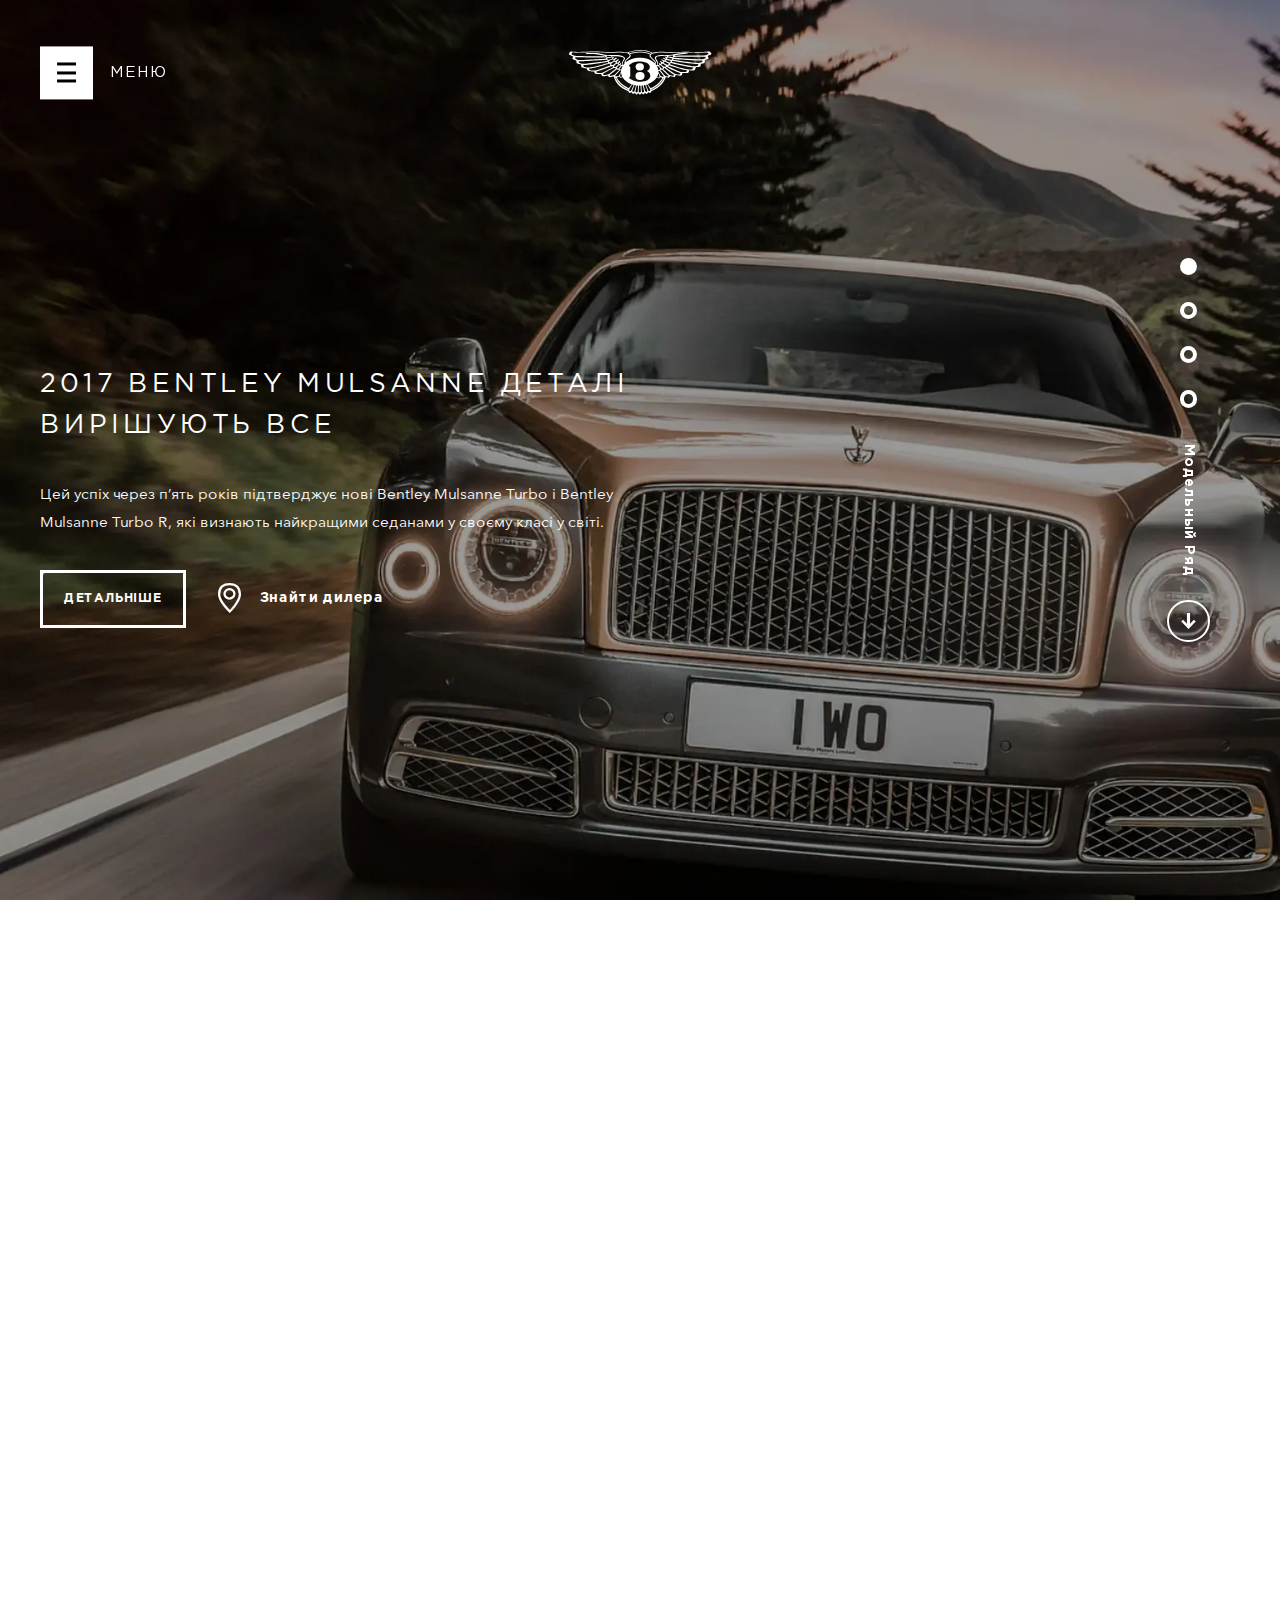
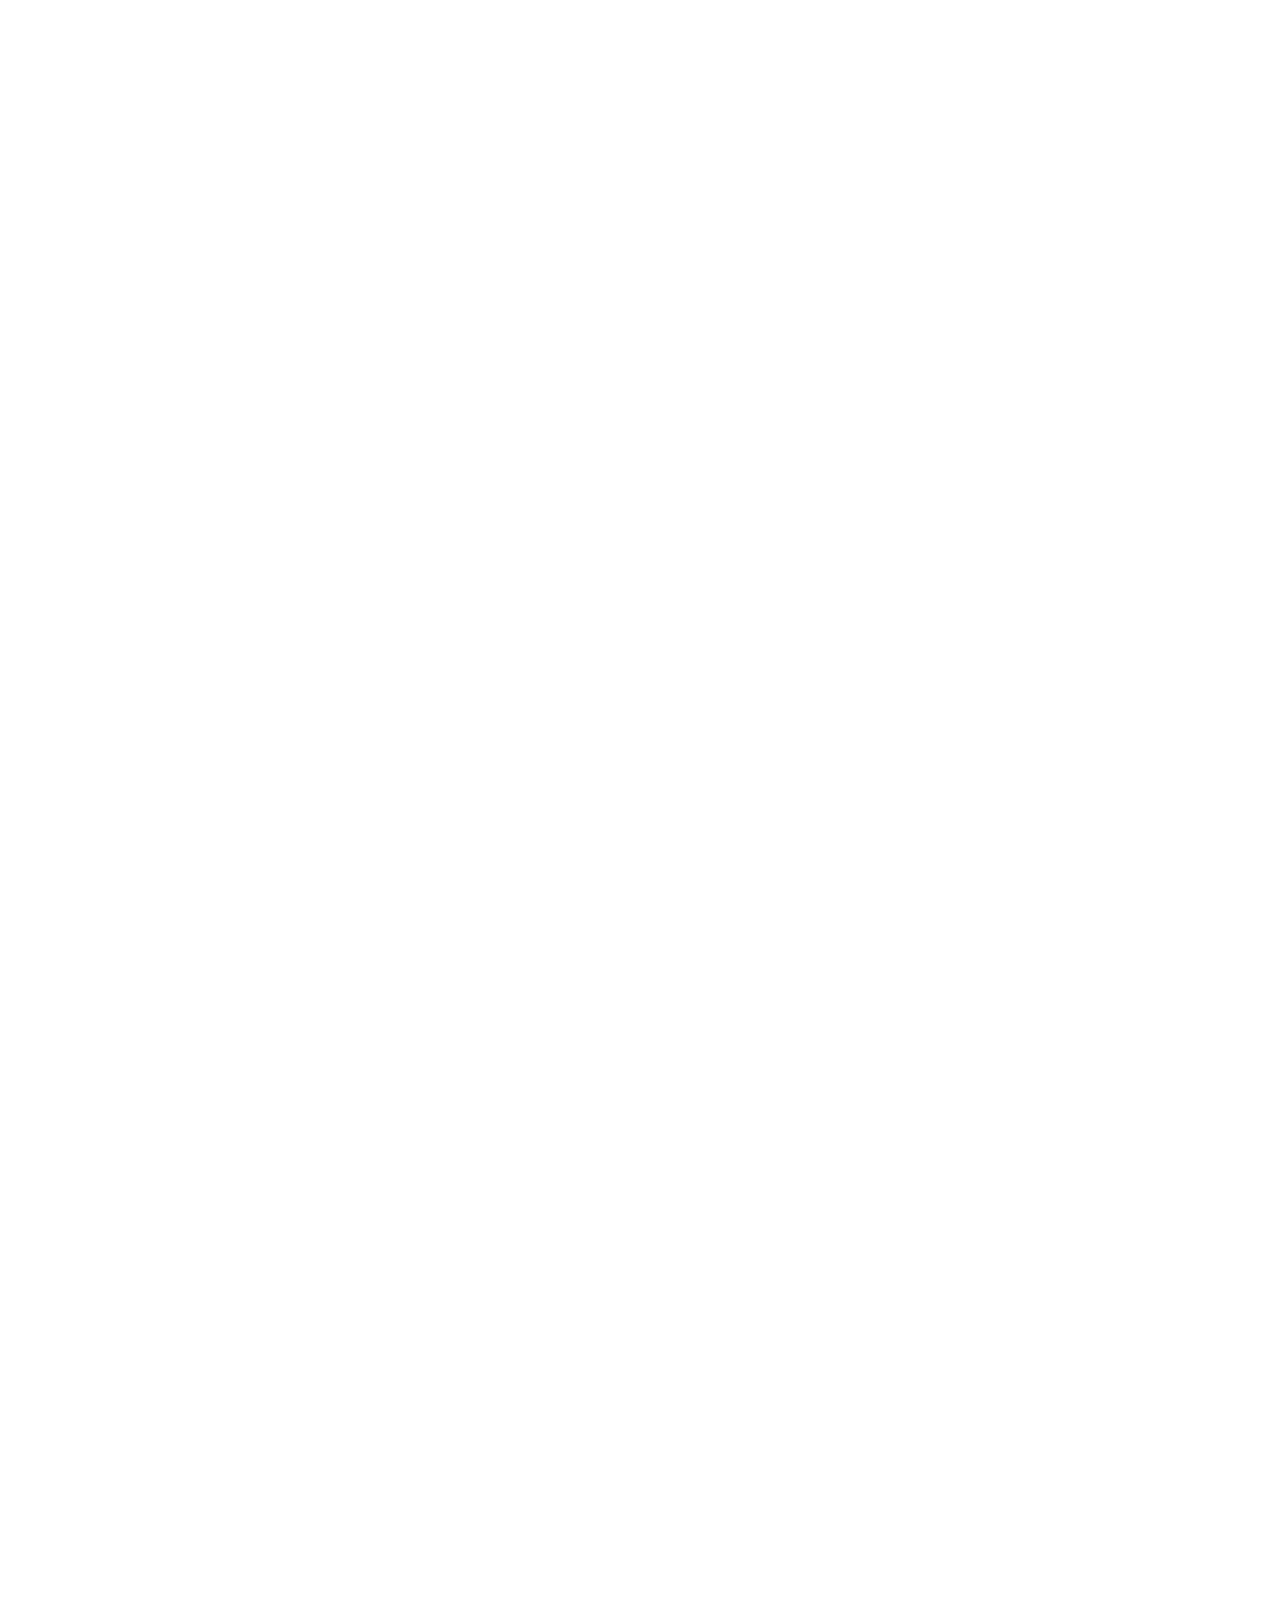
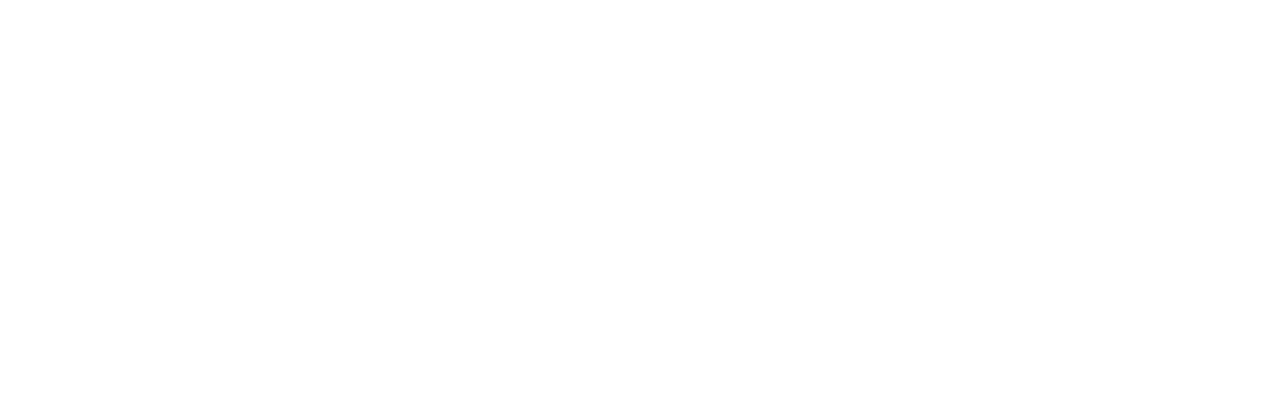
<file: index.html>
<!DOCTYPE html><html lang="ru"><head>	<title>Главная</title>	<meta charset="UTF-8">	<meta name="format-detection" content="telephone=no">	<link rel="stylesheet" href="css/style.min.css">	<link rel="shortcut icon" href="favicon.ico">	<!-- <meta name="robots" content="noindex, nofollow"> -->	<!-- <meta name="viewport" content="width=device-width, initial-scale=1.0, maximum-scale=1.0, user-scalable=0"> -->	<meta name="viewport" content="width=device-width, initial-scale=1.0"></head><body>	<div class="wrapper">		<header class="header">	<div class="_container">		<div class="header__content">			<div class="header__menu menu">				<div class="menu__icon icon-menu">					<label>Меню</label>					<div class="icon-menu__wrapper">						<span></span>						<span></span>						<span></span>					</div>				</div>				<nav class="menu__body">					<ul class="menu__list">						<li><a href="#" class="menu__link">Модельний Ряд</a></li>						<li><a href="#" class="menu__link">Авто у наявності</a></li>						<li><a href="#" class="menu__link">Авто з пробігом</a></li>						<li><a href="#" class="menu__link">Сервіс та запчастини</a></li>						<li><a href="#" class="menu__link">Аксесуари</a></li>					</ul>					<ul class="menu__list">						<li><a href="#" class="menu__link">Bentley в Україні</a></li>						<li><a href="#" class="menu__link">Bentley в Світі</a></li>						<li><a href="#" class="menu__link">Фінансові послуги</a></li>						<li><a href="#" class="menu__link">Контакти</a></li>					</ul>					<ul class="menu__list">						<li><a href="tel:08004444444" class="menu__link menu__tel">0800 444 44 44</a></li>						<li><a href="#" class="menu__link menu__search">Пошук</a></li>					</ul>					<ul class="menu__list">						<li>							<a href="#" class="menu__link menu__logo">								<picture><source srcset="img/logo__winner.svg" type="image/webp"><img src="img/logo__winner.svg" alt=""></picture>							</a>						</li>					</ul>				</nav>			</div>			<div class="header__logo logo-main">				<a href="#">					<picture><source srcset="img/logo.svg" type="image/webp"><img class="logo-main__white" src="img/logo.svg" alt=""></picture>					<picture><source srcset="img/logo__black.svg" type="image/webp"><img class="logo-main__black" src="img/logo__black.svg" alt=""></picture>				</a>			</div>		</div>	</div></header>		<main class="page">			<div class="sectors">				<section data-tooltips="Главная" class="home sector _ibg">					<div class="home__wrapper _container">						<picture><source srcset="img/bg__1.webp" type="image/webp"><img src="img/bg__1.jpg" alt=""></picture>						<div class="home__body">							<div class="home__content sector__text">								<h1 class="home__title title__main">2017 Bentley Mulsanne Деталі вирішують все</h1>								<p class="home__text text__main">Цей успіх через п’ять років підтверджує нові Bentley									Mulsanne									Turbo і									Bentley									Mulsanne Turbo R, які визнають найкращими									седанами у своєму класі у світі.								</p>								<div class="home__buttons">									<button class="btn__main">Детальніше</button>									<a href="#">Знайти дилера</a>								</div>							</div>						</div>					</div>				</section>				<section data-tooltips="Модельный Ряд" class="model sector _ibg">					<picture><source srcset="img/bg__2.webp" type="image/webp"><img src="img/bg__2.jpg" alt=""></picture>					<div class="model__wrapper">						<div class="model__body">							<div class="_container">								<div class="model__content sector__text">									<div class="model__menu menu-model">										<div class="menu-model__header model__header title__main">Модельний <br> ряд</div>										<div class="menu-model__body">											<nav>												<ul>													<li data-hover="Mulsanne">														<a class="subtitle__main" href="#">The Mulsanne Range ›</a></li>													<li data-hover="Flying">														<a class="subtitle__main" href="#">The Flying Spur Range ›</a></li>													<li data-hover="Continental">														<a class="subtitle__main" href="#">The New Continental Range ›</a>													</li>													<li data-hover="Bentayga">														<a class="subtitle__main" href="#">The Bentayga Range ›</a></li>												</ul>											</nav>										</div>									</div>									<div class="model__submenu submenu-model">										<div class="submenu-model__container">											<div class="submenu-model__item _ibg" data-hover="Mulsanne">												<picture><source srcset="img/bg_3.webp" type="image/webp"><img src="img/bg_3.jpg" alt=""></picture>												<div class="submenu-model__content">													<div class="submenu-model__header model__header title__main">Mulsanne GT V8 S														Convertible</div>													<div class="submenu-model__body">														<div class="submenu-model__text">															<ul>																<li>Об’єм двигуна</li>																<li>Потужність двигуна</li>																<li>Розгін від 0 до 100 км/ч</li>															</ul>														</div>														<div class="submenu-model__number">															<ul>																<li>3993 CC</li>																<li>572 BHP</li>																<li>3.8 sec</li>															</ul>														</div>													</div>													<div class="submenu-model__button">														<button class="btn__main">Повна специфікація</button>													</div>												</div>											</div>											<div class="submenu-model__item _ibg" data-hover="Flying">												<picture><source srcset="img/bg_3.webp" type="image/webp"><img src="img/bg_3.jpg" alt=""></picture>												<div class="submenu-model__content">													<div class="submenu-model__header model__header title__main">Flying GT V8 S														Convertible</div>													<div class="submenu-model__body">														<div class="submenu-model__text">															<ul>																<li>Об’єм двигуна</li>																<li>Потужність двигуна</li>																<li>Розгін від 0 до 100 км/ч</li>															</ul>														</div>														<div class="submenu-model__number">															<ul>																<li>3993 CC</li>																<li>572 BHP</li>																<li>3.8 sec</li>															</ul>														</div>													</div>													<div class="submenu-model__button">														<button class="btn__main">Повна специфікація</button>													</div>												</div>											</div>											<div class="submenu-model__item _ibg" data-hover="Continental">												<picture><source srcset="img/bg_3.webp" type="image/webp"><img src="img/bg_3.jpg" alt=""></picture>												<div class="submenu-model__content">													<div class="submenu-model__header model__header title__main">Continental GT V8 S														Convertible</div>													<div class="submenu-model__body">														<div class="submenu-model__text">															<ul>																<li>Об’єм двигуна</li>																<li>Потужність двигуна</li>																<li>Розгін від 0 до 100 км/ч</li>															</ul>														</div>														<div class="submenu-model__number">															<ul>																<li>3993 CC</li>																<li>572 BHP</li>																<li>3.8 sec</li>															</ul>														</div>													</div>													<div class="submenu-model__button">														<button class="btn__main">Повна специфікація</button>													</div>												</div>											</div>											<div class="submenu-model__item _ibg" data-hover="Bentayga">												<picture><source srcset="img/bg_3.webp" type="image/webp"><img src="img/bg_3.jpg" alt=""></picture>												<div class="submenu-model__content">													<div class="submenu-model__header model__header title__main">Bentayga GT V8 S														Convertible</div>													<div class="submenu-model__body">														<div class="submenu-model__text">															<ul>																<li>Об’єм двигуна</li>																<li>Потужність двигуна</li>																<li>Розгін від 0 до 100 км/ч</li>															</ul>														</div>														<div class="submenu-model__number">															<ul>																<li>3993 CC</li>																<li>572 BHP</li>																<li>3.8 sec</li>															</ul>														</div>													</div>													<div class="submenu-model__button">														<button class="btn__main">Повна специфікація</button>													</div>												</div>											</div>										</div>									</div>								</div>							</div>						</div>					</div>				</section>				<section data-tooltips="Аксессуари" class="accessory sector">					<div class="_container">						<div class="sector__body accessory__content">							<div class="accessory__title title__main sector__text">								<h2>Аксессуари</h2>							</div>							<div class="accessory__item item-accosory">								<div class="item-accosory__container">									<a href="#" class="item-accosory__body _ibg">										<picture><source srcset="img/elements/1.webp" type="image/webp"><img src="img/elements/1.jpg" alt=""></picture>										<h3 class="item-accosory__title title__main sector__text">Для нього</h3>									</a>								</div>							</div>							<div class="accessory__item item-accosory">								<div class="item-accosory__container">									<a href="#" class="item-accosory__body _ibg">										<picture><source srcset="img/elements/2.webp" type="image/webp"><img src="img/elements/2.jpg" alt=""></picture>										<h3 class="item-accosory__title title__main sector__text">Для неї</h3>									</a>								</div>							</div>							<div class="accessory__item item-accosory">								<div class="item-accosory__container">									<a href="#" class="item-accosory__body _ibg">										<picture><source srcset="img/elements/3.webp" type="image/webp"><img src="img/elements/3.jpg" alt=""></picture>										<h3 class="item-accosory__title title__main sector__text">Для авто</h3>									</a>								</div>							</div>							<div class="accessory__item item-accosory">								<div class="item-accosory__container">									<a href="#" class="item-accosory__body _ibg">										<picture><source srcset="img/elements/4.webp" type="image/webp"><img src="img/elements/4.jpg" alt=""></picture>										<h3 class="item-accosory__title title__main sector__text">Для дітей</h3>									</a>								</div>							</div>							<div class="accessory__item item-accosory">								<div class="item-accosory__container">									<a href="#" class="item-accosory__body _ibg">										<picture><source srcset="img/elements/5.webp" type="image/webp"><img src="img/elements/5.jpg" alt=""></picture>										<h3 class="item-accosory__title title__main sector__text">Подарунки</h3>									</a>								</div>							</div>						</div>					</div>				</section>				<section data-tooltips="Новини" class="novelty sector">					<div class="_container">						<div class="novelty__content sector__body">							<div class="novelty__item item-novelty _ibg">								<div class="item-novelty__wrapper">									<span class="item-novelty__bage sector__text">Bentley в Україні</span>									<div class="item-novelty__img">										<picture><source srcset="img/elements/3.webp" type="image/webp"><img src="img/elements/3.jpg" alt="Mulsanne Extended Wheelbase"></picture>									</div>									<div class="item-novelty__content">										<h3 class="item-novelty__title sector__text">Mulsanne Extended Wheelbase</h3>										<p class="item-novelty__text text__main sector__text">											1965 року з’являється модель Bentley Т, і марка виходить з тіні											«Rolls-Royce». Цей успіх через п’ять років підтверджує											нові Bentley Mulsanne Turbo і Bentley Mulsanne Turbo R, які визнають найкращими											седанами у											своєму класі у світі…										</p>										<div class="item-novelty__footer">											<a href="#" class="item-novelty__link subtitle__main sector__text">Дізнатися												більше</a>											<span class="item-novelty__underline"></span>										</div>									</div>								</div>							</div>							<div class="novelty__item item-novelty _ibg">								<div class="item-novelty__wrapper">									<span class="item-novelty__bage sector__text">Bentley в Україні</span>									<div class="item-novelty__img">										<picture><source srcset="img/elements/6.webp" type="image/webp"><img src="img/elements/6.jpg" alt="Mulsanne Extended Wheelbase"></picture>									</div>									<div class="item-novelty__content">										<h3 class="item-novelty__title sector__text">Mulsanne Extended Wheelbase</h3>										<p class="item-novelty__text text__main sector__text">											1965 року з’являється модель Bentley Т, і марка виходить з тіні											«Rolls-Royce». Цей успіх через п’ять років підтверджує											нові Bentley Mulsanne Turbo і Bentley Mulsanne Turbo R, які визнають найкращими											седанами у											своєму класі у світі…										</p>										<div class="item-novelty__footer">											<a href="#" class="item-novelty__link subtitle__main sector__text">Дізнатися												більше</a>											<span class="item-novelty__underline"></span>										</div>									</div>								</div>							</div>							<div class="novelty__item item-novelty _ibg">								<div class="item-novelty__wrapper">									<span class="item-novelty__bage sector__text">Bentley в Україні</span>									<div class="item-novelty__img">										<picture><source srcset="img/elements/5.webp" type="image/webp"><img src="img/elements/5.jpg" alt="Mulsanne Extended Wheelbase"></picture>									</div>									<div class="item-novelty__content">										<h3 class="item-novelty__title sector__text">Mulsanne Extended Wheelbase</h3>										<p class="item-novelty__text text__main sector__text">											1965 року з’являється модель Bentley Т, і марка виходить з тіні											«Rolls-Royce». Цей успіх через п’ять років підтверджує											нові Bentley Mulsanne Turbo і Bentley Mulsanne Turbo R, які визнають найкращими											седанами у											своєму класі у світі…										</p>										<div class="item-novelty__footer">											<a href="#" class="item-novelty__link subtitle__main sector__text">Дізнатися												більше</a>											<span class="item-novelty__underline"></span>										</div>									</div>								</div>							</div>							<div class="novelty__item item-novelty _ibg">								<div class="item-novelty__wrapper">									<span class="item-novelty__bage sector__text">Bentley в Україні</span>									<div class="item-novelty__img">										<picture><source srcset="img/elements/7.webp" type="image/webp"><img src="img/elements/7.jpg" alt="Mulsanne Extended Wheelbase"></picture>									</div>									<div class="item-novelty__content">										<h3 class="item-novelty__title sector__text">Mulsanne Extended Wheelbase</h3>										<p class="item-novelty__text text__main sector__text">											1965 року з’являється модель Bentley Т, і марка виходить з тіні											«Rolls-Royce». Цей успіх через п’ять років підтверджує											нові Bentley Mulsanne Turbo і Bentley Mulsanne Turbo R, які визнають найкращими											седанами у											своєму класі у світі…										</p>										<div class="item-novelty__footer">											<a href="#" class="item-novelty__link subtitle__main sector__text">Дізнатися												більше</a>											<span class="item-novelty__underline"></span>										</div>									</div>								</div>							</div>							<div class="novelty__item item-novelty _ibg">								<div class="item-novelty__wrapper">									<span class="item-novelty__bage sector__text">Bentley в Україні</span>									<div class="item-novelty__img">										<picture><source srcset="img/elements/7.webp" type="image/webp"><img src="img/elements/7.jpg" alt="Mulsanne Extended Wheelbase"></picture>									</div>									<div class="item-novelty__content">										<h3 class="item-novelty__title sector__text">Mulsanne Extended Wheelbase</h3>										<p class="item-novelty__text text__main sector__text">											1965 року з’являється модель Bentley Т, і марка виходить з тіні											«Rolls-Royce». Цей успіх через п’ять років підтверджує											нові Bentley Mulsanne Turbo і Bentley Mulsanne Turbo R, які визнають найкращими											седанами у											своєму класі у світі…										</p>										<div class="item-novelty__footer">											<a href="#" class="item-novelty__link subtitle__main sector__text">Дізнатися												більше</a>											<span class="item-novelty__underline"></span>										</div>									</div>								</div>							</div>						</div>					</div>				</section>			</div>		</main>		<footer class="footer">	<div class="footer__content _container">	</div></footer>	</div>	<!-- <script src="https://code.jquery.com/jquery-3.3.1.min.js"></script> --><script src="js/vendors.min.js"></script><script src="js/app.min.js"></script></body></html>
</file>
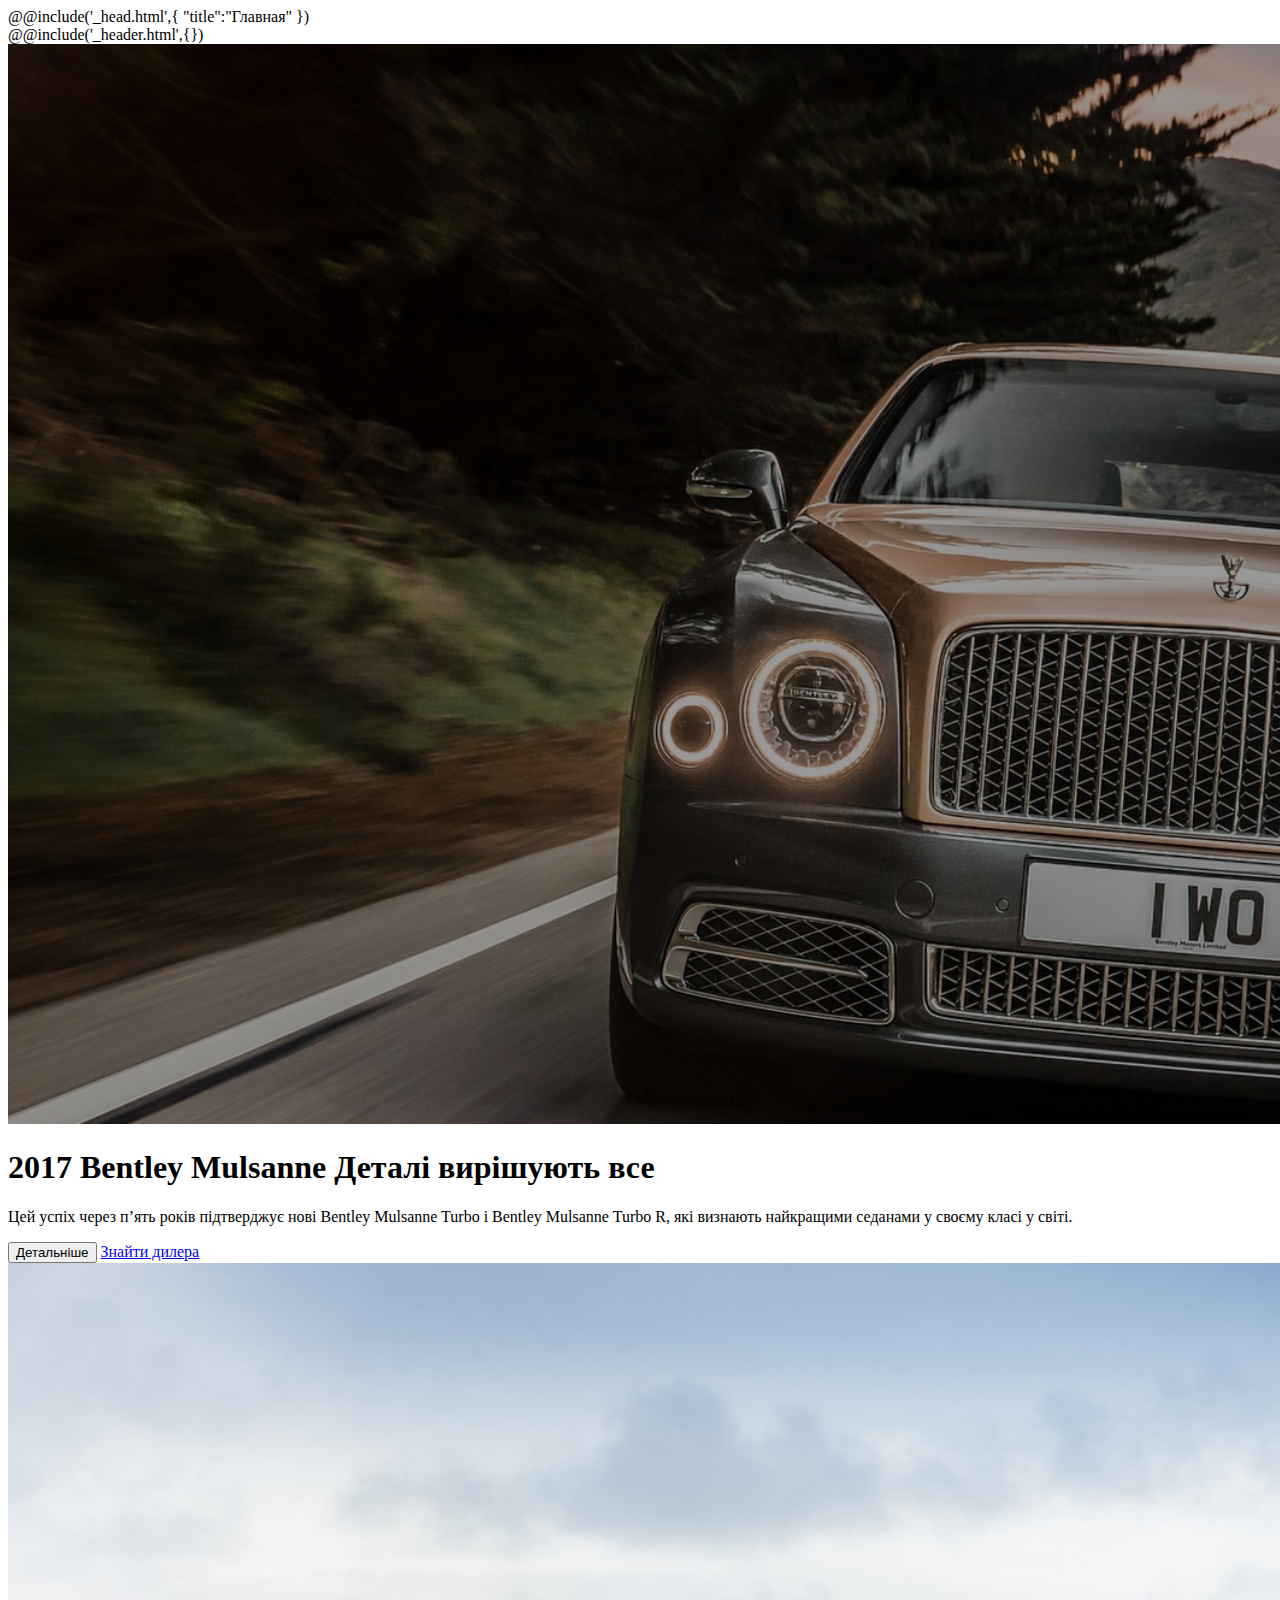
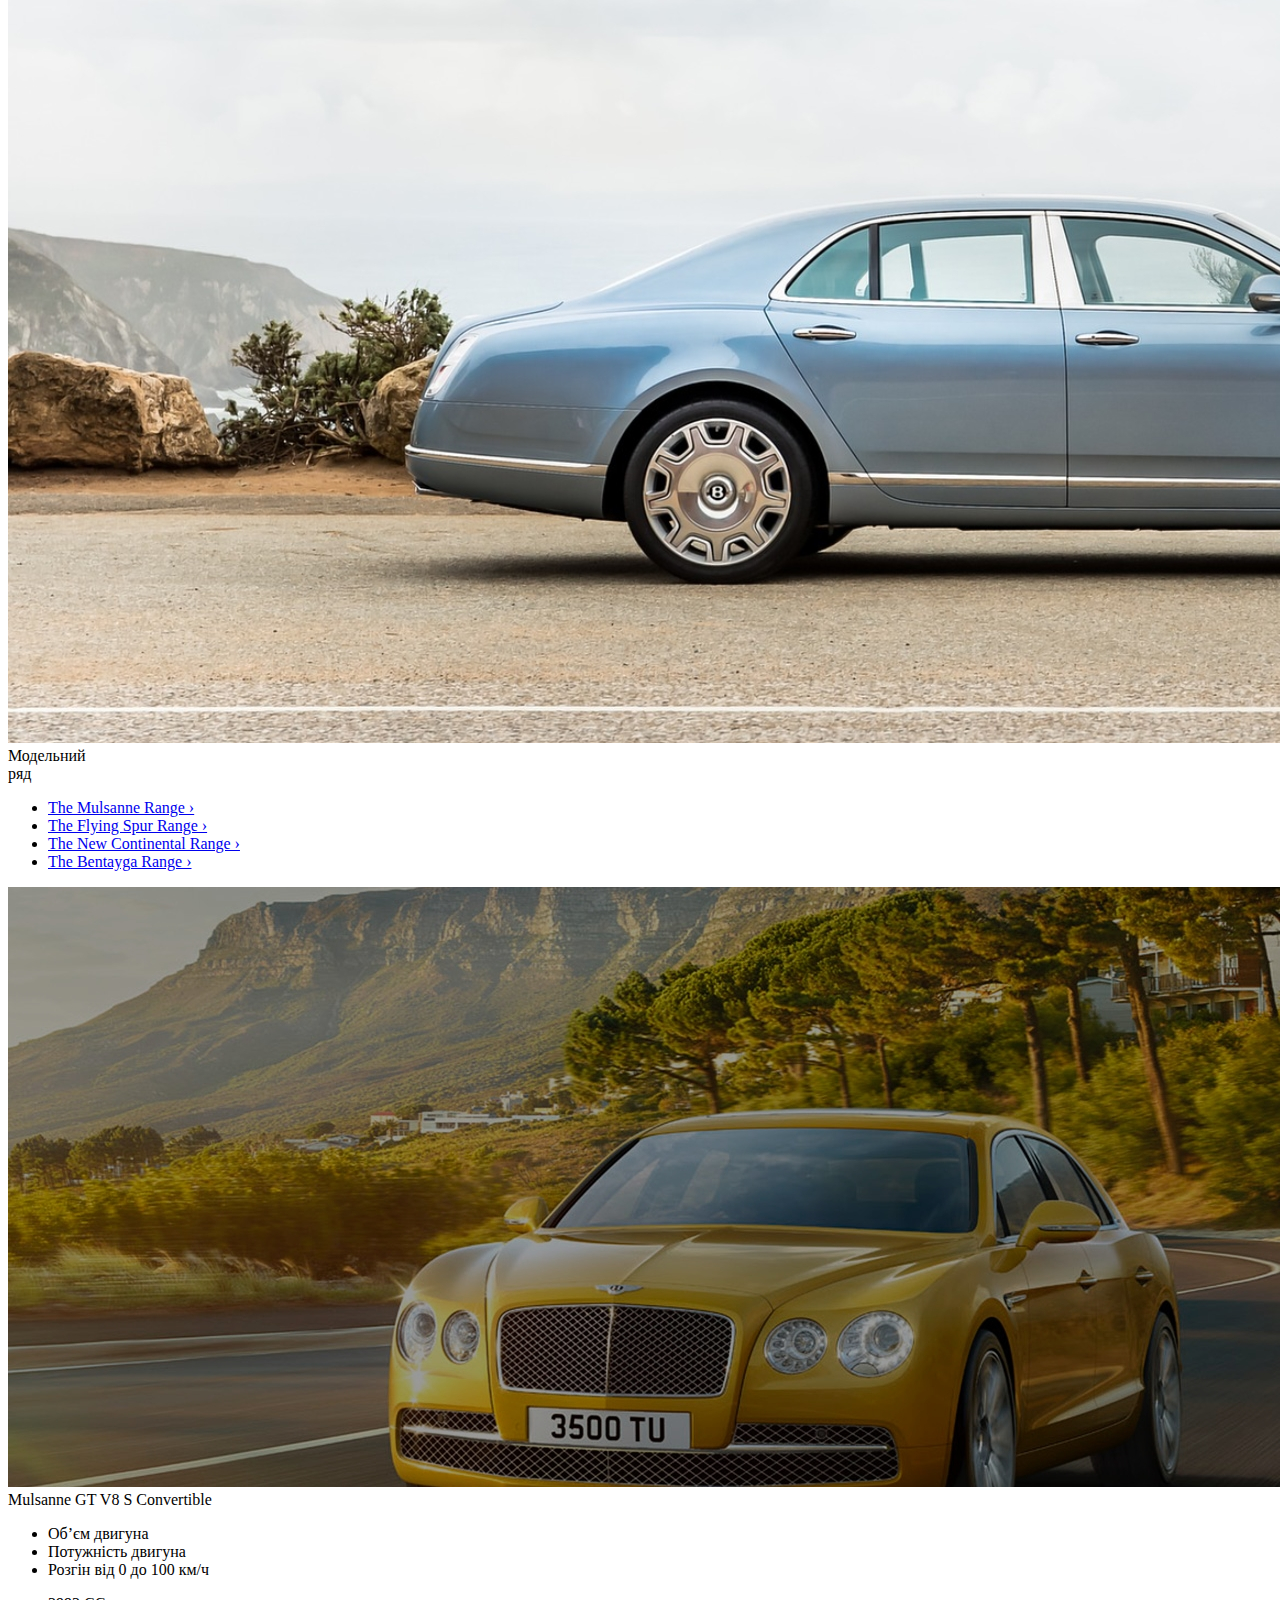
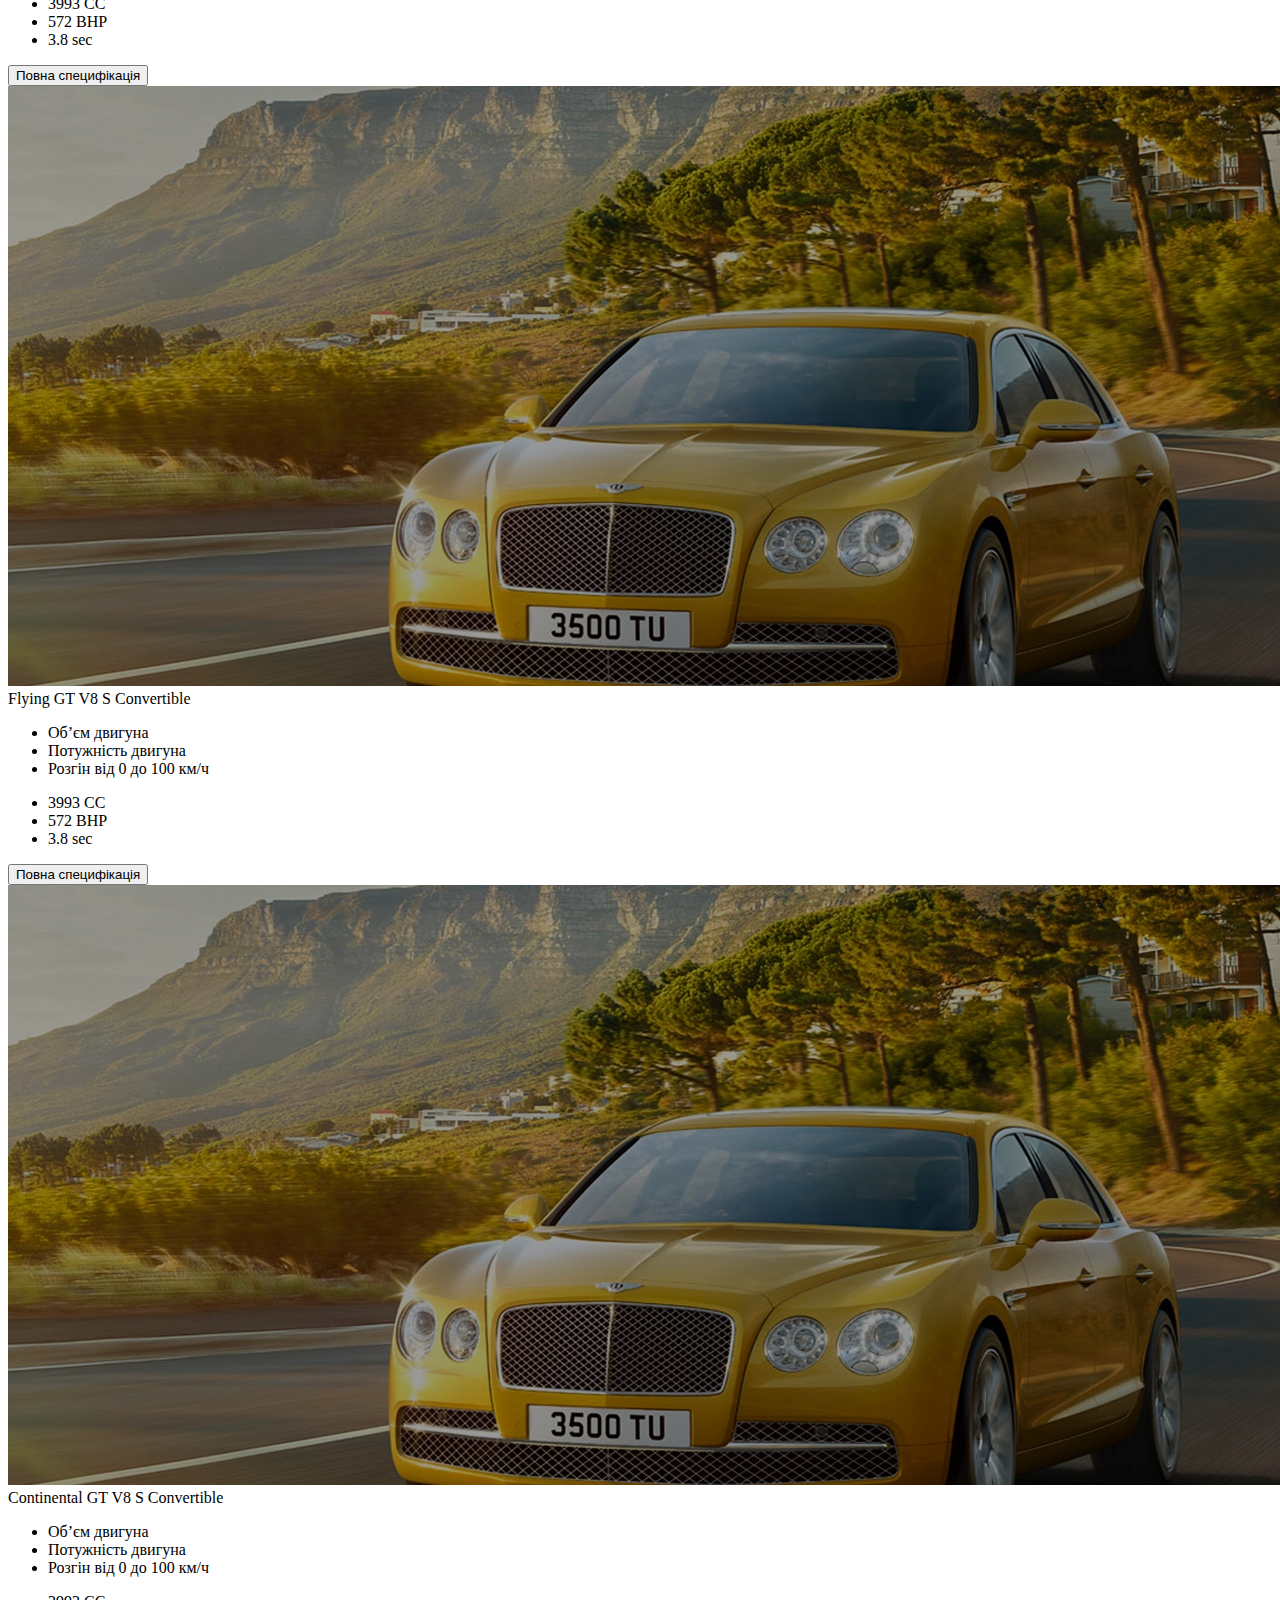
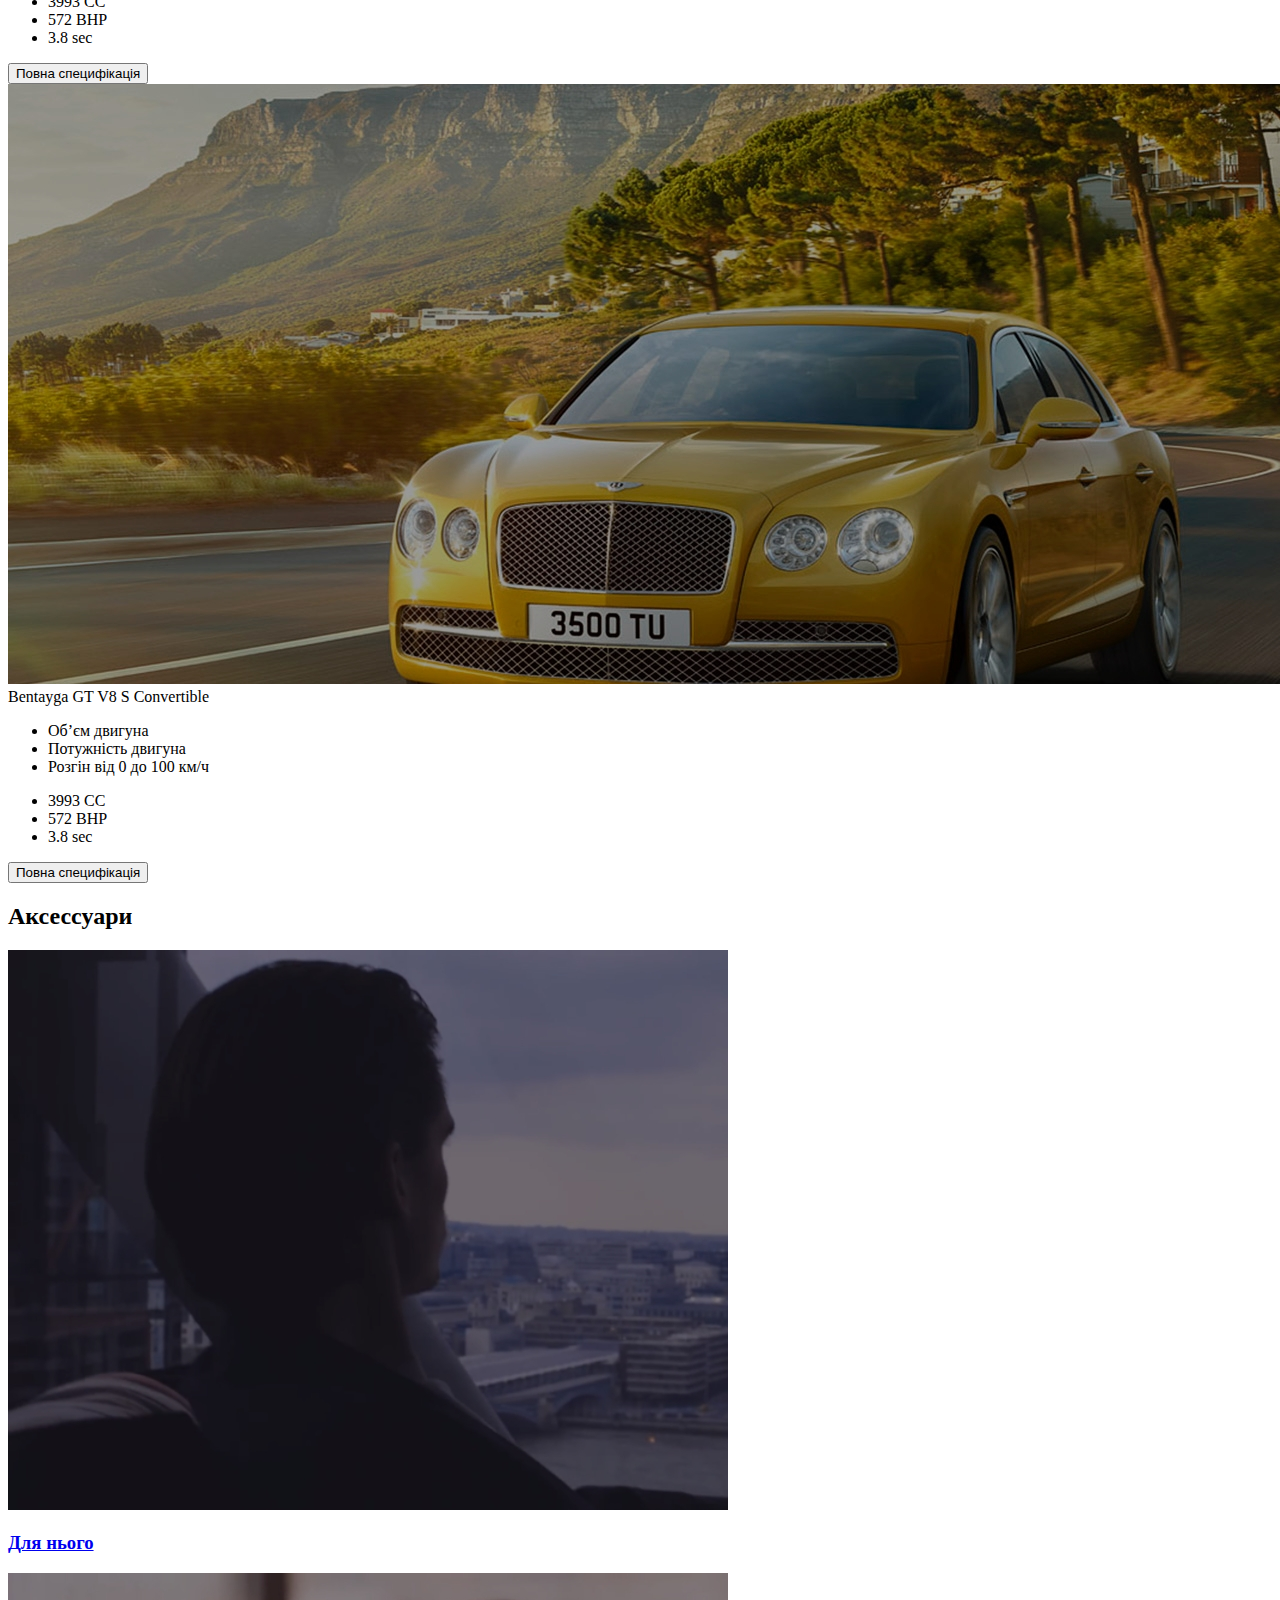
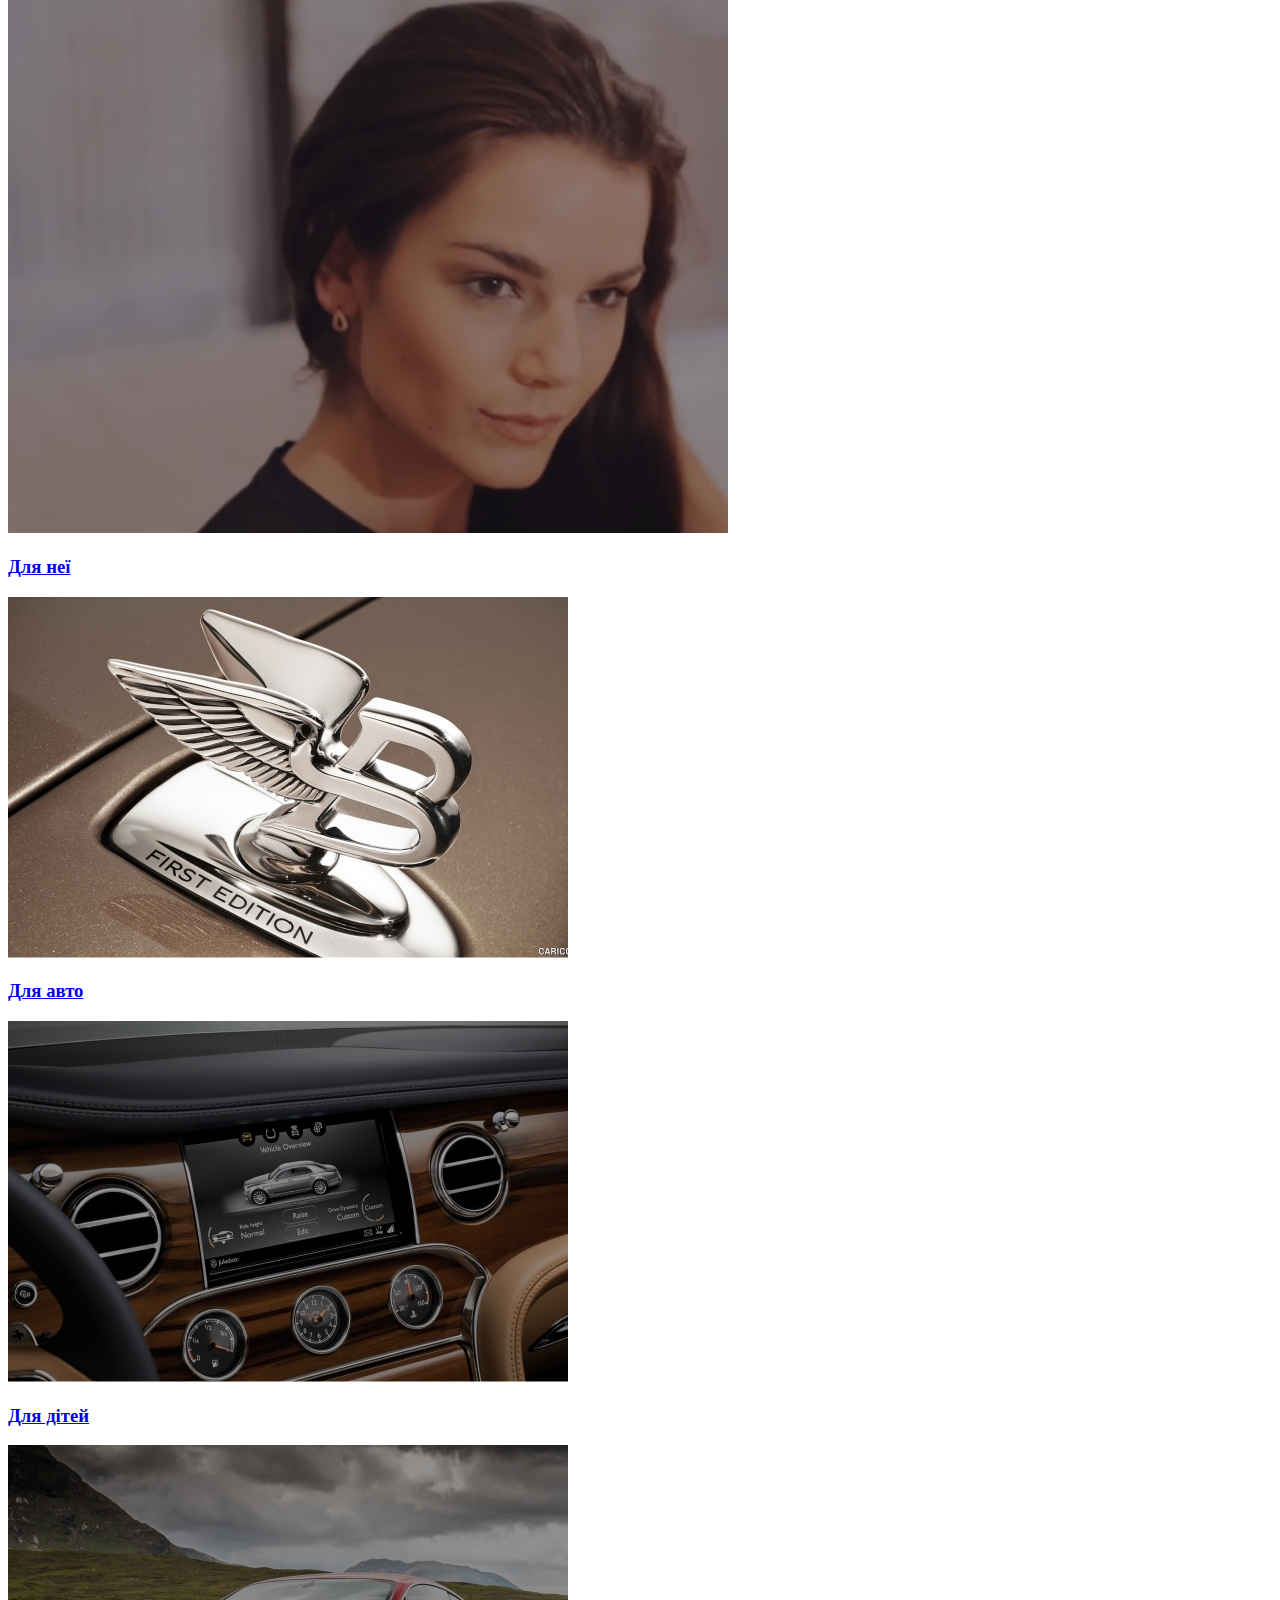
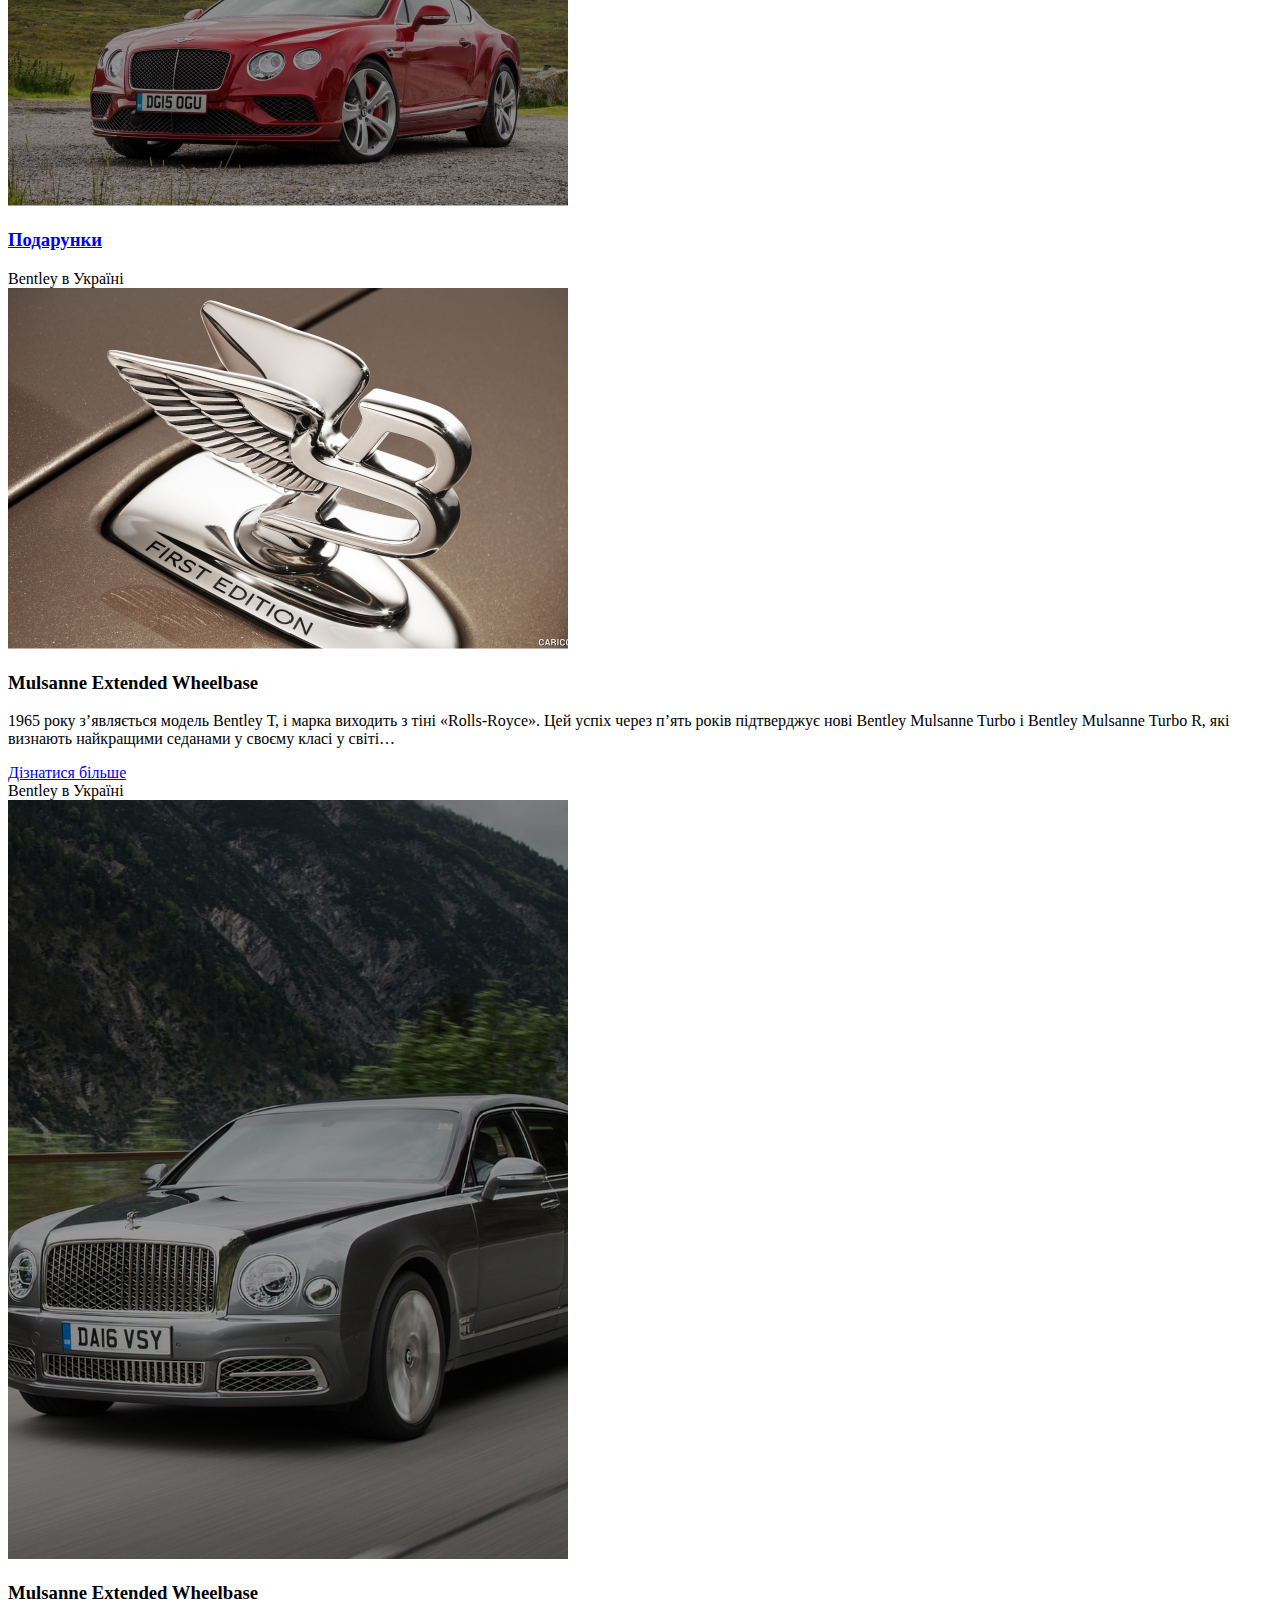
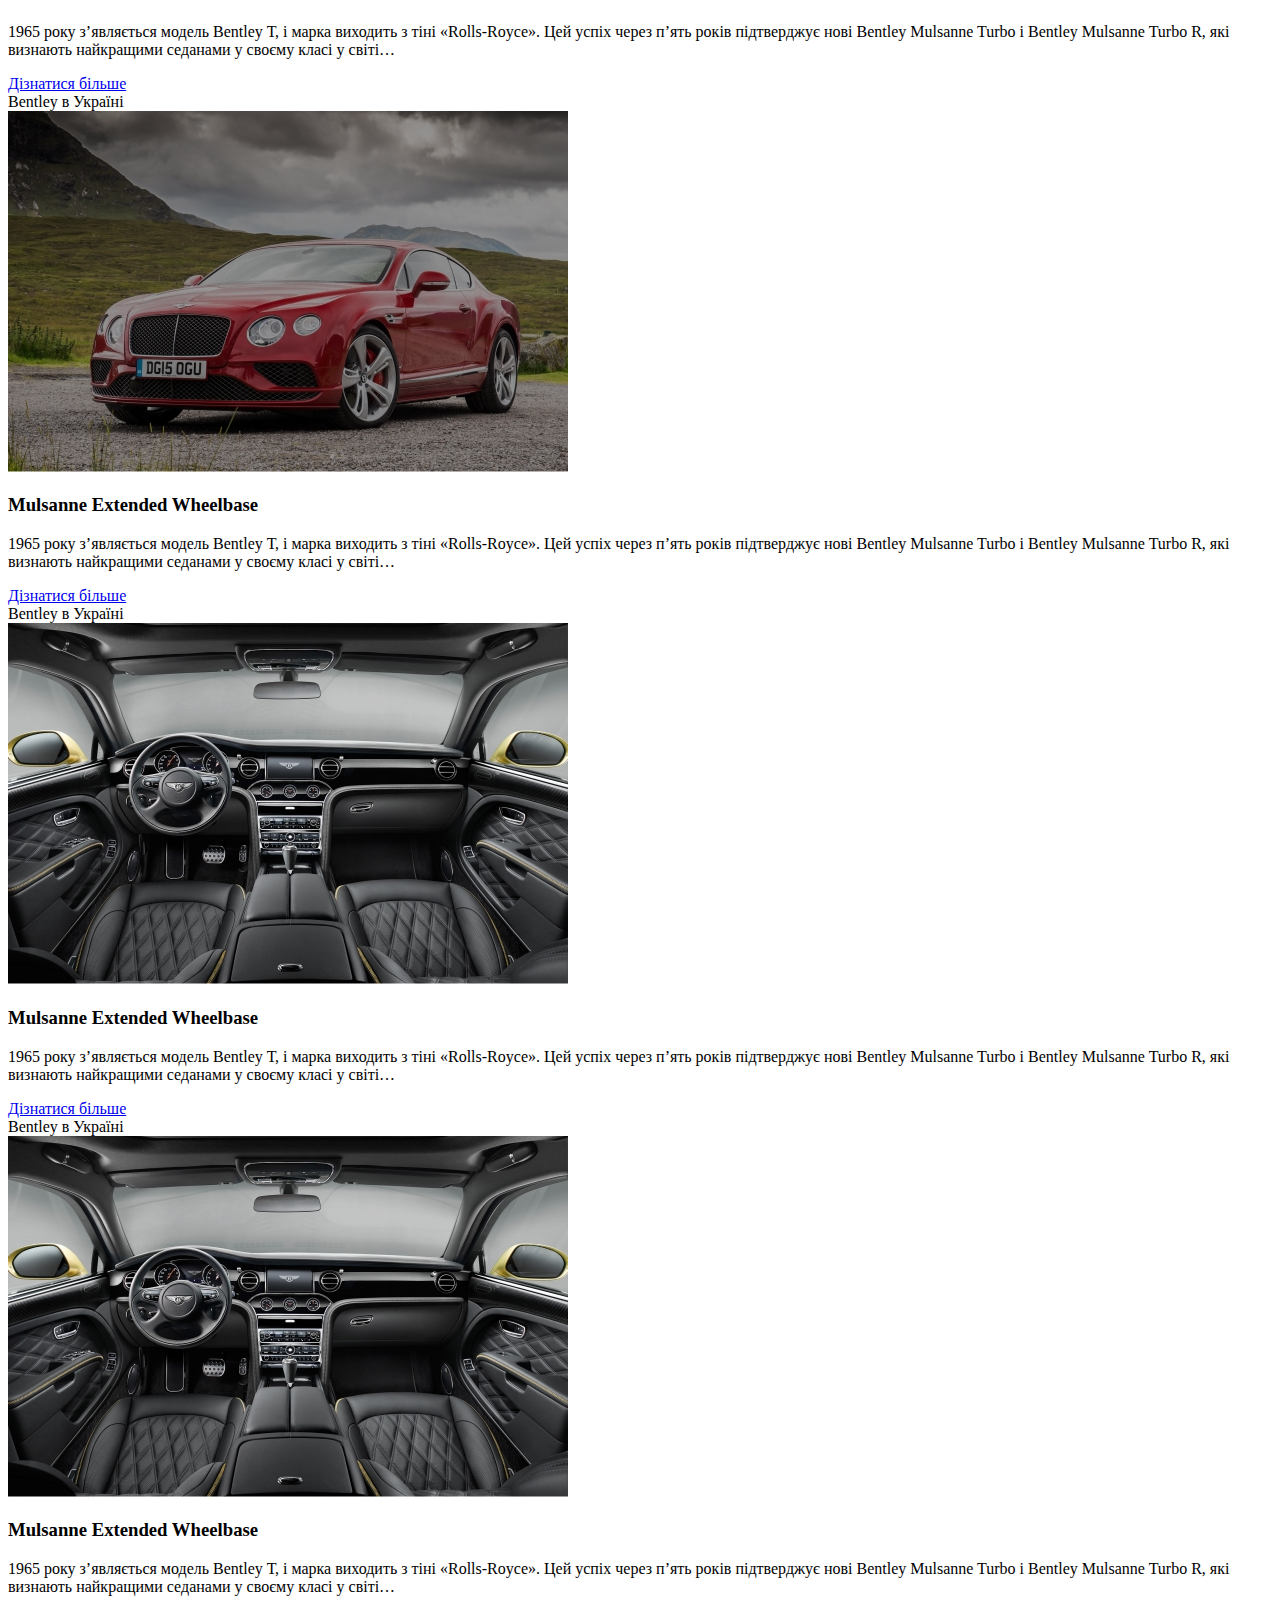
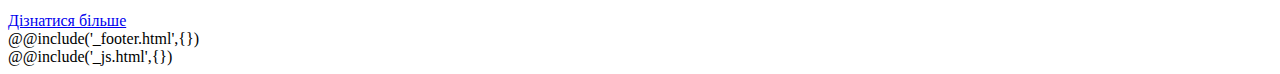
<file: #src/index.html>
<!DOCTYPE html>
<html lang="ru">
@@include('_head.html',{
"title":"Главная"
})

<body>
	<div class="wrapper">
		@@include('_header.html',{})
		<main class="page">
			<div class="sectors">

				<section data-tooltips="Главная" class="home sector _ibg">
					<div class="home__wrapper _container">
						<img src="img/bg__1.jpg" alt="">
						<div class="home__body">
							<div class="home__content sector__text">
								<h1 class="home__title title__main">2017 Bentley Mulsanne Деталі вирішують все</h1>
								<p class="home__text text__main">Цей успіх через п’ять років підтверджує нові Bentley
									Mulsanne
									Turbo і
									Bentley
									Mulsanne Turbo R, які визнають найкращими
									седанами у своєму класі у світі.
								</p>
								<div class="home__buttons">
									<button class="btn__main">Детальніше</button>
									<a href="#">Знайти дилера</a>
								</div>
							</div>
						</div>

					</div>
				</section>

				<section data-tooltips="Модельный Ряд" class="model sector _ibg">
					<img src="img/bg__2.jpg" alt="">
					<div class="model__wrapper">
						<div class="model__body">
							<div class="_container">
								<div class="model__content sector__text">
									<div class="model__menu menu-model">
										<div class="menu-model__header model__header title__main">Модельний <br> ряд</div>
										<div class="menu-model__body">
											<nav>
												<ul>
													<li data-hover="Mulsanne">
														<a class="subtitle__main" href="#">The Mulsanne Range ›</a></li>
													<li data-hover="Flying">
														<a class="subtitle__main" href="#">The Flying Spur Range ›</a></li>
													<li data-hover="Continental">
														<a class="subtitle__main" href="#">The New Continental Range ›</a>
													</li>
													<li data-hover="Bentayga">
														<a class="subtitle__main" href="#">The Bentayga Range ›</a></li>
												</ul>
											</nav>
										</div>
									</div>
									<div class="model__submenu submenu-model">
										<div class="submenu-model__container">
											<div class="submenu-model__item _ibg" data-hover="Mulsanne">
												<img src="img/bg_3.jpg" alt="">
												<div class="submenu-model__content">
													<div class="submenu-model__header model__header title__main">Mulsanne GT V8 S
														Convertible</div>
													<div class="submenu-model__body">
														<div class="submenu-model__text">
															<ul>
																<li>Об’єм двигуна</li>
																<li>Потужність двигуна</li>
																<li>Розгін від 0 до 100 км/ч</li>
															</ul>
														</div>
														<div class="submenu-model__number">
															<ul>
																<li>3993 CC</li>
																<li>572 BHP</li>
																<li>3.8 sec</li>
															</ul>
														</div>
													</div>
													<div class="submenu-model__button">
														<button class="btn__main">Повна специфікація</button>
													</div>
												</div>
											</div>
											<div class="submenu-model__item _ibg" data-hover="Flying">
												<img src="img/bg_3.jpg" alt="">
												<div class="submenu-model__content">
													<div class="submenu-model__header model__header title__main">Flying GT V8 S
														Convertible</div>
													<div class="submenu-model__body">
														<div class="submenu-model__text">
															<ul>
																<li>Об’єм двигуна</li>
																<li>Потужність двигуна</li>
																<li>Розгін від 0 до 100 км/ч</li>
															</ul>
														</div>
														<div class="submenu-model__number">
															<ul>
																<li>3993 CC</li>
																<li>572 BHP</li>
																<li>3.8 sec</li>
															</ul>
														</div>
													</div>
													<div class="submenu-model__button">
														<button class="btn__main">Повна специфікація</button>
													</div>
												</div>
											</div>
											<div class="submenu-model__item _ibg" data-hover="Continental">
												<img src="img/bg_3.jpg" alt="">
												<div class="submenu-model__content">
													<div class="submenu-model__header model__header title__main">Continental GT V8 S
														Convertible</div>
													<div class="submenu-model__body">
														<div class="submenu-model__text">
															<ul>
																<li>Об’єм двигуна</li>
																<li>Потужність двигуна</li>
																<li>Розгін від 0 до 100 км/ч</li>
															</ul>
														</div>
														<div class="submenu-model__number">
															<ul>
																<li>3993 CC</li>
																<li>572 BHP</li>
																<li>3.8 sec</li>
															</ul>
														</div>
													</div>
													<div class="submenu-model__button">
														<button class="btn__main">Повна специфікація</button>
													</div>
												</div>
											</div>
											<div class="submenu-model__item _ibg" data-hover="Bentayga">
												<img src="img/bg_3.jpg" alt="">
												<div class="submenu-model__content">
													<div class="submenu-model__header model__header title__main">Bentayga GT V8 S
														Convertible</div>
													<div class="submenu-model__body">
														<div class="submenu-model__text">
															<ul>
																<li>Об’єм двигуна</li>
																<li>Потужність двигуна</li>
																<li>Розгін від 0 до 100 км/ч</li>
															</ul>
														</div>
														<div class="submenu-model__number">
															<ul>
																<li>3993 CC</li>
																<li>572 BHP</li>
																<li>3.8 sec</li>
															</ul>
														</div>
													</div>
													<div class="submenu-model__button">
														<button class="btn__main">Повна специфікація</button>
													</div>
												</div>
											</div>
										</div>
									</div>
								</div>
							</div>
						</div>
					</div>
				</section>

				<section data-tooltips="Аксессуари" class="accessory sector">
					<div class="_container">
						<div class="sector__body accessory__content">
							<div class="accessory__title title__main sector__text">
								<h2>Аксессуари</h2>
							</div>
							<div class="accessory__item item-accosory">
								<div class="item-accosory__container">
									<a href="#" class="item-accosory__body _ibg">
										<img src="img/elements/1.jpg" alt="">
										<h3 class="item-accosory__title title__main sector__text">Для нього</h3>
									</a>
								</div>
							</div>

							<div class="accessory__item item-accosory">
								<div class="item-accosory__container">
									<a href="#" class="item-accosory__body _ibg">
										<img src="img/elements/2.jpg" alt="">
										<h3 class="item-accosory__title title__main sector__text">Для неї</h3>
									</a>
								</div>
							</div>

							<div class="accessory__item item-accosory">
								<div class="item-accosory__container">
									<a href="#" class="item-accosory__body _ibg">
										<img src="img/elements/3.jpg" alt="">
										<h3 class="item-accosory__title title__main sector__text">Для авто</h3>
									</a>
								</div>
							</div>

							<div class="accessory__item item-accosory">
								<div class="item-accosory__container">
									<a href="#" class="item-accosory__body _ibg">
										<img src="img/elements/4.jpg" alt="">
										<h3 class="item-accosory__title title__main sector__text">Для дітей</h3>
									</a>
								</div>
							</div>

							<div class="accessory__item item-accosory">
								<div class="item-accosory__container">
									<a href="#" class="item-accosory__body _ibg">
										<img src="img/elements/5.jpg" alt="">
										<h3 class="item-accosory__title title__main sector__text">Подарунки</h3>
									</a>
								</div>
							</div>

						</div>
					</div>
				</section>

				<section data-tooltips="Новини" class="novelty sector">
					<div class="_container">
						<div class="novelty__content sector__body">
							<div class="novelty__item item-novelty _ibg">
								<div class="item-novelty__wrapper">
									<span class="item-novelty__bage sector__text">Bentley в Україні</span>
									<div class="item-novelty__img">
										<img src="img/elements/3.jpg" alt="Mulsanne Extended Wheelbase">
									</div>
									<div class="item-novelty__content">
										<h3 class="item-novelty__title sector__text">Mulsanne Extended Wheelbase</h3>
										<p class="item-novelty__text text__main sector__text">
											1965 року з’являється модель Bentley Т, і марка виходить з тіні
											«Rolls-Royce». Цей успіх через п’ять років підтверджує
											нові Bentley Mulsanne Turbo і Bentley Mulsanne Turbo R, які визнають найкращими
											седанами у
											своєму класі у світі…
										</p>
										<div class="item-novelty__footer">
											<a href="#" class="item-novelty__link subtitle__main sector__text">Дізнатися
												більше</a>
											<span class="item-novelty__underline"></span>
										</div>
									</div>
								</div>
							</div>
							<div class="novelty__item item-novelty _ibg">
								<div class="item-novelty__wrapper">
									<span class="item-novelty__bage sector__text">Bentley в Україні</span>
									<div class="item-novelty__img">
										<img src="img/elements/6.jpg" alt="Mulsanne Extended Wheelbase">
									</div>
									<div class="item-novelty__content">
										<h3 class="item-novelty__title sector__text">Mulsanne Extended Wheelbase</h3>
										<p class="item-novelty__text text__main sector__text">
											1965 року з’являється модель Bentley Т, і марка виходить з тіні
											«Rolls-Royce». Цей успіх через п’ять років підтверджує
											нові Bentley Mulsanne Turbo і Bentley Mulsanne Turbo R, які визнають найкращими
											седанами у
											своєму класі у світі…
										</p>
										<div class="item-novelty__footer">
											<a href="#" class="item-novelty__link subtitle__main sector__text">Дізнатися
												більше</a>
											<span class="item-novelty__underline"></span>
										</div>
									</div>
								</div>
							</div>
							<div class="novelty__item item-novelty _ibg">
								<div class="item-novelty__wrapper">
									<span class="item-novelty__bage sector__text">Bentley в Україні</span>
									<div class="item-novelty__img">
										<img src="img/elements/5.jpg" alt="Mulsanne Extended Wheelbase">
									</div>
									<div class="item-novelty__content">
										<h3 class="item-novelty__title sector__text">Mulsanne Extended Wheelbase</h3>
										<p class="item-novelty__text text__main sector__text">
											1965 року з’являється модель Bentley Т, і марка виходить з тіні
											«Rolls-Royce». Цей успіх через п’ять років підтверджує
											нові Bentley Mulsanne Turbo і Bentley Mulsanne Turbo R, які визнають найкращими
											седанами у
											своєму класі у світі…
										</p>
										<div class="item-novelty__footer">
											<a href="#" class="item-novelty__link subtitle__main sector__text">Дізнатися
												більше</a>
											<span class="item-novelty__underline"></span>
										</div>
									</div>
								</div>
							</div>
							<div class="novelty__item item-novelty _ibg">
								<div class="item-novelty__wrapper">
									<span class="item-novelty__bage sector__text">Bentley в Україні</span>
									<div class="item-novelty__img">
										<img src="img/elements/7.jpg" alt="Mulsanne Extended Wheelbase">
									</div>
									<div class="item-novelty__content">
										<h3 class="item-novelty__title sector__text">Mulsanne Extended Wheelbase</h3>
										<p class="item-novelty__text text__main sector__text">
											1965 року з’являється модель Bentley Т, і марка виходить з тіні
											«Rolls-Royce». Цей успіх через п’ять років підтверджує
											нові Bentley Mulsanne Turbo і Bentley Mulsanne Turbo R, які визнають найкращими
											седанами у
											своєму класі у світі…
										</p>
										<div class="item-novelty__footer">
											<a href="#" class="item-novelty__link subtitle__main sector__text">Дізнатися
												більше</a>
											<span class="item-novelty__underline"></span>
										</div>
									</div>
								</div>
							</div>
							<div class="novelty__item item-novelty _ibg">
								<div class="item-novelty__wrapper">
									<span class="item-novelty__bage sector__text">Bentley в Україні</span>
									<div class="item-novelty__img">
										<img src="img/elements/7.jpg" alt="Mulsanne Extended Wheelbase">
									</div>
									<div class="item-novelty__content">
										<h3 class="item-novelty__title sector__text">Mulsanne Extended Wheelbase</h3>
										<p class="item-novelty__text text__main sector__text">
											1965 року з’являється модель Bentley Т, і марка виходить з тіні
											«Rolls-Royce». Цей успіх через п’ять років підтверджує
											нові Bentley Mulsanne Turbo і Bentley Mulsanne Turbo R, які визнають найкращими
											седанами у
											своєму класі у світі…
										</p>
										<div class="item-novelty__footer">
											<a href="#" class="item-novelty__link subtitle__main sector__text">Дізнатися
												більше</a>
											<span class="item-novelty__underline"></span>
										</div>
									</div>
								</div>
							</div>

						</div>
					</div>
				</section>



			</div>

		</main>
		@@include('_footer.html',{})
	</div>
	@@include('_js.html',{})
</body>

</html>
</file>
<file: css/style.min.css>
@charset "UTF-8";@font-face{font-family:"Avenir Next";font-display:swap;src:url("../fonts/Avenir Next-Bold.woff") format("woff"),url("../fonts/Avenir Next-Bold.woff2") format("woff2");font-weight:700;font-style:normal}@font-face{font-family:"Avenir Next";font-display:swap;src:url("../fonts/Avenir Next-Regular.woff") format("woff"),url("../fonts/Avenir Next-Regular.woff2") format("woff2");font-weight:400;font-style:normal}@font-face{font-family:GothamPro;font-display:swap;src:url(../fonts/GothamPro-Bold.woff) format("woff"),url(../fonts/GothamPro-Bold.woff2) format("woff2");font-weight:700;font-style:normal}@font-face{font-family:GothamPro;font-display:swap;src:url(../fonts/GothamPro.woff) format("woff"),url(../fonts/GothamPro.woff2) format("woff2");font-weight:400;font-style:normal}@font-face{font-family:"Roboto Condensed";font-display:swap;src:url(../fonts/RobotoCondensed-Bold.woff) format("woff"),url(../fonts/RobotoCondensed-Bold.woff2) format("woff2");font-weight:700;font-style:normal}@font-face{font-family:"Roboto Condensed";font-display:swap;src:url(../fonts/RobotoCondensed-Regular.woff) format("woff"),url(../fonts/RobotoCondensed-Regular.woff2) format("woff2");font-weight:400;font-style:normal}@font-face{font-family:"Rubik One";font-display:swap;src:url(../fonts/RubikOne-Regular.woff) format("woff"),url(../fonts/RubikOne-Regular.woff2) format("woff2");font-weight:400;font-style:normal}*{padding:0;margin:0;border:0}*,:after,:before{-webkit-box-sizing:border-box;box-sizing:border-box}:active,:focus{outline:0}a:active,a:focus{outline:0}aside,footer,header,nav,section{display:block}body,html{height:100%;min-width:320px}body{line-height:1;font-family:GothamPro;-ms-text-size-adjust:100%;-moz-text-size-adjust:100%;-webkit-text-size-adjust:100%}button,input,textarea{font-family:GothamPro}input::-ms-clear{display:none}button{cursor:pointer}button::-moz-focus-inner{padding:0;border:0}a,a:visited{text-decoration:none}a:hover{text-decoration:none}ul li{list-style:none}img{vertical-align:top}h1,h2,h3,h4,h5,h6{font-weight:inherit;font-size:inherit}body{color:#000;font-size:14px}body._lock{overflow:hidden!important}.wrapper{width:100%;min-height:100%;overflow:hidden;display:-webkit-box;display:-ms-flexbox;display:flex;-webkit-box-orient:vertical;-webkit-box-direction:normal;-ms-flex-direction:column;flex-direction:column}._container{max-width:1840px;margin:0 auto;padding:0 40px}.btn{display:-webkit-inline-box;display:-ms-inline-flexbox;display:inline-flex;padding:0 0}.btn._fw{width:100%}.select{position:relative}.select__item{position:relative}.select__title{color:#000;border:1px solid #d9d9d9;background-color:#fff;cursor:pointer;border-radius:4px}.select__value{display:-webkit-box;display:-ms-flexbox;display:flex;font-size:14px;height:30px;padding:0 15px;-webkit-box-align:center;-ms-flex-align:center;align-items:center;-webkit-box-pack:justify;-ms-flex-pack:justify;justify-content:space-between;-webkit-box-orient:horizontal;-webkit-box-direction:reverse;-ms-flex-direction:row-reverse;flex-direction:row-reverse}.select__value span{height:1em;overflow:hidden;display:-webkit-box;-webkit-line-clamp:1;-webkit-box-orient:vertical}.select__value:before{content:"";display:inline-block;-webkit-transition:all .3s ease 0s;-o-transition:all .3s ease 0s;transition:all .3s ease 0s;width:11px;height:7px;background:url(../img/icons/select.svg) center/100% no-repeat}.select__input{width:100%;background-color:transparent;height:100%}.select__options{color:#000;display:none;position:absolute;top:29px;border-radius:0 0 4px 4px;min-width:100%;left:0;background-color:#fff;border-top:0;border:1px solid #d9d9d9;border-top:0;font-size:14px;padding:10px 0 5px 0}.select__option{cursor:pointer;padding:5px 15px;margin:0}.select._active{z-index:5}.select._active .select__value:before{-webkit-transform:rotate(-180deg);-ms-transform:rotate(-180deg);transform:rotate(-180deg)}.select._active .select__options{display:block}input[type=email],input[type=tel],input[type=text],textarea{-webkit-appearance:none;-moz-appearance:none;appearance:none}.input{border-radius:0!important;width:100%;display:block;padding:0 20px}textarea.input{resize:none;padding:0 0}.checkbox{position:relative}.checkbox__input{position:absolute;width:0;height:0;opacity:0;visibility:hidden}.checkbox__input:checked+.checkbox__text:before{background:#fff url(../img/icons/check.svg) center no-repeat}.checkbox__text{display:-webkit-inline-box;display:-ms-inline-flexbox;display:inline-flex;-webkit-box-align:center;-ms-flex-align:center;align-items:center;position:relative;font-size:16px;color:#fff;letter-spacing:-.3px;line-height:calc(20 / 16);cursor:pointer}.checkbox__text:before{content:"";-ms-flex-item-align:start;align-self:flex-start;margin:0 14px 0 0;-webkit-box-flex:0;-ms-flex:0 0 20px;flex:0 0 20px;left:0;top:0;width:20px;height:18px;background:#fff;border:1px solid #a7a9ac}.checkbox a{color:#fff;text-decoration:underline}.checkbox._error .checkbox__text:before{border:1px solid #ee1212}.options{display:-webkit-box;display:-ms-flexbox;display:flex;-webkit-box-orient:vertical;-webkit-box-direction:normal;-ms-flex-direction:column;flex-direction:column;-webkit-box-align:start;-ms-flex-align:start;align-items:flex-start}.options__item{position:relative;cursor:pointer}.options__input{position:absolute;width:0;height:0;opacity:0;left:0;top:0;visibility:hidden}.options__input:checked+.options__text:after{-webkit-transform:scale(1);-ms-transform:scale(1);transform:scale(1)}.options__text{display:-webkit-inline-box;display:-ms-inline-flexbox;display:inline-flex;-webkit-box-align:center;-ms-flex-align:center;align-items:center;position:relative;font-size:16px;color:#fff;letter-spacing:-.3px;line-height:calc(20 / 16)}.options__text:before{content:"";-ms-flex-item-align:start;align-self:flex-start;margin:0 14px 0 0;-webkit-box-flex:0;-ms-flex:0 0 20px;flex:0 0 20px;left:0;top:0;border-radius:50%;width:20px;height:18px;background:#fff;border:1px solid #a7a9ac}.options__text:after{content:"";-webkit-transition:all .3s ease 0s;-o-transition:all .3s ease 0s;transition:all .3s ease 0s;-webkit-transform:scale(0);-ms-transform:scale(0);transform:scale(0);width:10px;height:10px;border-radius:50%;background-color:#77243a;position:absolute;left:5px;top:4px}.rating-block{display:table;font-size:0}.rating{display:inline-block;position:relative;vertical-align:middle}.rating.edit .star{cursor:pointer}.rating .star{width:17px;height:14px;display:inline-block;position:relative;z-index:3}.rating__line{position:absolute;width:85px;height:14px;top:0;left:0;background:url(../img/icons/bg_rating.svg) 0 0 no-repeat;z-index:1;background-size:85px 100%}.rating__activeline{position:absolute;width:0;height:14px;top:0;left:0;background:url(../img/icons/bg_rating_active.svg) 0 0 no-repeat;z-index:2;background-size:85px 100%}.rating__value{display:inline-block;color:#1b3139;font-size:14px;line-height:13px;vertical-align:middle}.quantity{width:88px;height:40px;display:-webkit-box;display:-ms-flexbox;display:flex;border:1px solid rgba(166,166,166,.45)}.quantity__button{-webkit-box-flex:0;-ms-flex:0 0 30px;flex:0 0 30px;position:relative;cursor:pointer}.quantity__button::after,.quantity__button::before{content:"";position:absolute;top:50%;left:50%;-webkit-transition:all .3s ease 0s;-o-transition:all .3s ease 0s;transition:all .3s ease 0s;margin:0 0 0 -4.5px;background-color:#a6a6a6;width:9px;height:1px}.quantity__button_plus::before{-webkit-transform:rotate(-90deg);-ms-transform:rotate(-90deg);transform:rotate(-90deg)}.quantity__input{-webkit-box-flex:1;-ms-flex:1 1 auto;flex:1 1 auto}.quantity__input input{height:100%;color:#a6a6a6;font-size:12px;width:100%;text-align:center}.row:after{display:block;content:"";clear:both}.rub:after{content:"₽"}ol.counter{list-style-type:none;counter-reset:item}ol.counter li{position:relative;padding:0 0 0 45px}ol.counter li:before{counter-increment:item;content:counter(item);position:absolute;left:0;top:0;color:#818181;font-size:14px;font-weight:700;text-align:center;line-height:26px;border-radius:50%;width:28px;height:28px;border:1px solid #4274bb}.ellipsis{display:block;overflow:hidden;width:100%;white-space:nowrap;-o-text-overflow:ellipsis;text-overflow:ellipsis}.es{overflow:hidden;white-space:nowrap;-o-text-overflow:ellipsis;text-overflow:ellipsis}.table{display:table;font-size:0;width:100%}.trow{display:table-row}.cell{display:table-cell}.cell.full{width:100%}._ibg{position:relative}._ibg img{position:absolute;width:100%;height:100%;top:0;left:0;-o-object-fit:cover;object-fit:cover}body.ie ._ibg{background-position:center;background-size:cover;background-repeat:no-repeat}body.ie ._ibg img{width:0;height:0;opacity:0;visibility:hidden}.video{position:relative;overflow:hidden;height:0;padding-bottom:56.25%}.video embed,.video iframe,.video object,.video video{position:absolute;top:0;left:0;width:100%;height:100%}.videobg embed,.videobg iframe,.videobg object,.videobg video{position:fixed;top:50%;left:50%;min-width:100%;min-height:100%;width:auto;height:auto;z-index:-100;-webkit-transform:translateX(-50%) translateY(-50%);-ms-transform:translateX(-50%) translateY(-50%);transform:translateX(-50%) translateY(-50%);background-size:cover}.moretext{overflow:hidden}.moretext__more{cursor:pointer}.moretext__more span{font-style:normal}.moretext__more span:first-child{display:block}.moretext__more span:last-child{display:none}.moretext__more.active span{font-style:normal}.moretext__more.active span:first-child{display:none}.moretext__more.active span:last-child{display:block}#map{background:url(../img/icons/loading.gif) center/50px no-repeat}._swiper{overflow:hidden}._swiper>div{width:100%;height:100%;-webkit-box-sizing:content-box;box-sizing:content-box;display:-webkit-box;display:-ms-flexbox;display:flex;position:relative}._swiper.swiper-container-autoheight>div{-webkit-box-align:start;-ms-flex-align:start;align-items:flex-start}.swiper-container-initialized .swiper-slide{-ms-flex-negative:0;flex-shrink:0}.swiper-container-android .swiper-slide,.swiper-container-android .swiper-wrapper{-webkit-transform:translate3d(0,0,0);transform:translate3d(0,0,0)}.swiper-button-lock{display:none!important}.slick-slider{position:relative}.slick-slider .slick-list,.slick-slider .slick-track{-webkit-transform:translate3d(0,0,0);-ms-transform:translate3d(0,0,0);transform:translate3d(0,0,0)}.slick-slider .slick-list{position:relative;overflow:hidden;width:100%}.slick-slider .slick-track{position:relative;width:100%;display:-webkit-box;display:-ms-flexbox;display:flex}.slick-slider .slick-slide{position:relative}.tab__item{display:none}.tab__item.active{display:block}._tabs-block{display:none}._tabs-block._active{display:block}.mirror{-webkit-transform:scale(-1,1);-ms-transform:scale(-1,1);transform:scale(-1,1)}.nicescroll-rails{z-index:1000!important}.gm-style-iw-t{opacity:0}.baloon{opacity:1;right:-7px!important;bottom:80px!important}.baloon button{display:none!important}.baloon:after{display:none!important}.baloon-style{display:none}.baloon-content.gm-style-iw{opacity:1;border-radius:0!important;max-width:300px!important;padding:0!important;left:0!important;width:100%!important;overflow:visible!important}.baloon-content.gm-style-iw>.gm-style-iw-d{overflow:hidden!important;max-width:none!important}.baloon-content.gm-style-iw:after{display:none!important}.baloon-close{top:18px!important}._custom-scroll{position:fixed;right:0;top:0;width:3px;height:100%;z-index:1000}._custom-scroll__line{background-color:rgba(0,0,0,.5);border-radius:3px 0 0 3px;position:relative;left:0;top:0;width:100%}.btn__main{position:relative;overflow:hidden;color:#fff;padding-top:28px;padding-bottom:28px;padding-right:37px;padding-left:37px;font-size:20px;border-width:5px;margin-right:58px;font-weight:700;letter-spacing:.8px;text-transform:uppercase;border:5px solid #fff;background-color:transparent;-webkit-transition:all .2s ease-in-out;-o-transition:all .2s ease-in-out;transition:all .2s ease-in-out}.btn__main:before{content:"";background-color:rgba(255,255,255,.5);height:100%;width:3em;display:block;position:absolute;top:0;left:-5em;-webkit-transform:skewX(-45deg) translateX(0);-ms-transform:skewX(-45deg) translateX(0);transform:skewX(-45deg) translateX(0);-webkit-transition:none;-o-transition:none;transition:none}.btn__main:hover{background-color:rgba(0,0,0,.5);color:#fff}.btn__main:hover:before{-webkit-transform:skewX(-45deg) translateX(25em);-ms-transform:skewX(-45deg) translateX(25em);transform:skewX(-45deg) translateX(25em);-webkit-transition:all .5s ease-in-out;-o-transition:all .5s ease-in-out;transition:all .5s ease-in-out}.title__main{font-size:35px;line-height:45px;letter-spacing:4px;text-transform:uppercase}.subtitle__main{font-size:20px;font-weight:700;letter-spacing:.8px;text-transform:uppercase}.text__main{font-family:"Avenir Next";font-weight:400;line-height:35px;font-size:20px}.sector__text{-webkit-transition:all .5s ease;-o-transition:all .5s ease;transition:all .5s ease;opacity:1}._menu-open .sector__text{opacity:0}::-webkit-scrollbar{width:7px}::-webkit-scrollbar-button{background-image:url("");background-repeat:no-repeat;width:5px;height:0}::-webkit-scrollbar-track{background-color:tranparent}::-webkit-scrollbar-thumb{border-radius:10px;background-color:rgba(255,255,255,.3)}::-webkit-scrollbar-thumb:hover{background-color:#000}::-webkit-resizer{background-image:url("");background-repeat:no-repeat;width:4px;height:0}.fp-enabled body,html.fp-enabled{margin:0;padding:0;overflow:hidden;-webkit-tap-highlight-color:transparent}.fp-section{position:relative;-webkit-box-sizing:border-box;box-sizing:border-box}.fp-slide{float:left}.fp-slide,.fp-slidesContainer{height:100%;display:block}.fp-slides{z-index:1;height:100%;overflow:hidden;position:relative;-webkit-transition:all .3s ease-out;-o-transition:all .3s ease-out;transition:all .3s ease-out}.fp-section.fp-table,.fp-slide.fp-table{display:table;table-layout:fixed;width:100%}.fp-tableCell{display:table-cell;vertical-align:middle;width:100%;height:100%}.fp-slidesContainer{float:left;position:relative}.fp-controlArrow{-webkit-user-select:none;-moz-user-select:none;-khtml-user-select:none;-ms-user-select:none;position:absolute;z-index:4;top:50%;cursor:pointer;width:0;height:0;border-style:solid;margin-top:-38px;-webkit-transform:translate3d(0,0,0);-ms-transform:translate3d(0,0,0);transform:translate3d(0,0,0)}.fp-controlArrow.fp-prev{left:15px;width:0;border-width:38.5px 34px 38.5px 0;border-color:transparent #fff transparent transparent}.fp-controlArrow.fp-next{right:15px;border-width:38.5px 0 38.5px 34px;border-color:transparent transparent transparent #fff}.fp-scrollable{overflow:hidden;position:relative}.fp-scroller{overflow:hidden}.iScrollIndicator{border:0!important}.fp-notransition{-webkit-transition:none!important;-o-transition:none!important;transition:none!important}.fp-slidesNav{position:absolute;z-index:4;opacity:1;-webkit-transform:translate3d(0,0,0);-ms-transform:translate3d(0,0,0);transform:translate3d(0,0,0);left:0!important;right:0;margin:0 auto!important}.fp-slidesNav.fp-bottom{bottom:17px}.fp-slidesNav.fp-top{top:17px}#fp-nav ul,.fp-slidesNav ul{margin:0;padding:0}.fp-slidesNav ul li{display:inline-block}#fp-nav ul li a,.fp-slidesNav ul li a{display:block;position:relative;z-index:1;width:100%;height:100%;cursor:pointer;text-decoration:none}#fp-nav ul li .fp-tooltip{position:absolute;top:-2px;color:#fff;font-size:14px;font-family:arial,helvetica,sans-serif;white-space:nowrap;max-width:220px;overflow:hidden;display:block;opacity:0;width:0;cursor:pointer}#fp-nav ul li .fp-tooltip.fp-right{right:20px}#fp-nav ul li .fp-tooltip.fp-left{left:20px}.fp-auto-height .fp-slide,.fp-auto-height .fp-tableCell,.fp-auto-height.fp-section{height:auto!important}.fp-responsive .fp-auto-height-responsive .fp-slide,.fp-responsive .fp-auto-height-responsive .fp-tableCell,.fp-responsive .fp-auto-height-responsive.fp-section{height:auto!important}.fp-sr-only{position:absolute;width:1px;height:1px;padding:0;overflow:hidden;clip:rect(0,0,0,0);white-space:nowrap;border:0}.sector__controls{position:fixed;height:100%;width:80px;right:0;top:0}.sector__tooltipe{position:relative;display:inline-block;width:auto;max-height:200px;overflow:hidden;-o-text-overflow:ellipsis;text-overflow:ellipsis;color:#fff;white-space:nowrap;font-weight:700;letter-spacing:.8px;-webkit-writing-mode:tb-rl;-ms-writing-mode:tb-rl;writing-mode:tb-rl;font-size:20px;margin-top:70px;margin-bottom:38px}.sector__next{position:relative;display:block;right:0;bottom:0;border-radius:50%;cursor:pointer;background-image:url(../img/icons/arrow.svg);background-position:center;background-repeat:no-repeat;border-color:#fff;border-style:solid;width:80px;height:80px;background-size:30px;line-height:30px;border-width:5px}#fp-nav{position:fixed;height:100%;z-index:100;top:0;right:0;opacity:1;display:-webkit-box;display:-ms-flexbox;display:flex;-webkit-box-pack:center;-ms-flex-pack:center;justify-content:center;-webkit-box-orient:vertical;-webkit-box-direction:normal;-ms-flex-direction:column;flex-direction:column;-webkit-box-align:center;-ms-flex-align:center;align-items:center;margin:0 calc(.07812 * 100vw + -29.9974px) 0 0}#fp-nav ul li a.active span,#fp-nav ul li:hover a.active span,.fp-slidesNav ul li a.active span,.fp-slidesNav ul li:hover a.active span{width:calc(.00434 * 100vw + 11.66681px);height:calc(.00434 * 100vw + 11.66681px);background-color:#fff}#fp-nav ul li a span,.fp-slidesNav ul li a span{border-radius:50%;position:absolute;z-index:1;width:calc(.00434 * 100vw + 11.66681px);height:calc(.00434 * 100vw + 11.66681px);border:4px solid #fff;-webkit-transition:all .1s ease-in-out;-o-transition:all .1s ease-in-out;transition:all .1s ease-in-out}#fp-nav ul li:hover a span,.fp-slidesNav ul li:hover a span{width:calc(.00434 * 100vw + 11.66681px);height:calc(.00434 * 100vw + 11.66681px);background-color:#fff}#fp-nav ul li,.fp-slidesNav ul li{display:block;width:calc(.00434 * 100vw + 11.66681px);height:calc(.00434 * 100vw + 11.66681px);margin:27px 0;position:relative}#fp-nav ul li:first-child,.fp-slidesNav ul li:first-child{margin:0 0 27px}#fp-nav ul li:last-child,.fp-slidesNav ul li:last-child{margin:27px 0 0}#fp-nav ul li:hover .fp-tooltip,#fp-nav.fp-show-active a.active+.fp-tooltip{-webkit-transition:opacity .2s ease-in;-o-transition:opacity .2s ease-in;transition:opacity .2s ease-in;width:auto;opacity:1;top:100px;right:-57px;-webkit-transform:rotate(90deg);-ms-transform:rotate(90deg);transform:rotate(90deg);-webkit-transform-origin:left top 0;-ms-transform-origin:left top 0;transform-origin:left top 0;font-size:20px;font-weight:700;letter-spacing:.8px;font-size:0}.popup{-webkit-overflow-scrolling:touch;z-index:100;padding:30px 10px;position:fixed;top:0;left:0;width:100%;height:100%;-webkit-transition:visibility .8s ease 0s;-o-transition:visibility .8s ease 0s;transition:visibility .8s ease 0s;visibility:hidden}.popup::before{content:"";background-color:rgba(0,0,0,.9);position:fixed;width:100%;height:100%;top:0;left:0;opacity:0;-webkit-transition:opacity .8s ease 0s;-o-transition:opacity .8s ease 0s;transition:opacity .8s ease 0s}.popup.show{visibility:visible;overflow:auto}.popup.show::before{opacity:1}.popup.show .popup__body{-webkit-transform:scale(1);-ms-transform:scale(1);transform:scale(1)}.popup._active{overflow:auto;visibility:visible}.popup._active::before{opacity:1}.popup._active .popup__body{-webkit-transition:all .3s ease .2s;-o-transition:all .3s ease .2s;transition:all .3s ease .2s;-webkit-transform:scale(1);-ms-transform:scale(1);transform:scale(1)}.popup__content{display:-webkit-box;display:-ms-flexbox;display:flex;-webkit-box-orient:vertical;-webkit-box-direction:normal;-ms-flex-direction:column;flex-direction:column;-webkit-box-align:center;-ms-flex-align:center;align-items:center;min-height:100%;-webkit-box-flex:1;-ms-flex:1 1 auto;flex:1 1 auto;width:100%;display:flex;-webkit-box-pack:center;-ms-flex-pack:center;justify-content:center;align-items:center}.popup__body{-webkit-transform:scale(0);-ms-transform:scale(0);transform:scale(0);-webkit-transition:all .3s ease 0s;-o-transition:all .3s ease 0s;transition:all .3s ease 0s;background-color:#fff;padding:50px;width:100%;max-width:800px}.popup__close{width:15px;height:15px;position:absolute;top:0;right:0;cursor:pointer;z-index:30;background:url(../img/icons/close.svg) 0 0 no-repeat}.header{position:fixed;width:100%;z-index:50}.header__content{height:80px;display:-webkit-box;display:-ms-flexbox;display:flex;-webkit-box-align:center;-ms-flex-align:center;align-items:center;margin-top:80px;margin-bottom:80px}.header__logo{position:absolute;left:50%;-webkit-transform:translateX(-50%);-ms-transform:translateX(-50%);transform:translateX(-50%);max-width:200px}.header__logo a{display:inline-block;width:100%;height:100%}.header__logo img{width:100%}.menu{width:100%;height:100%}.menu__icon label{display:none}.menu__icon._active{background-color:transparent;-webkit-transform:translate(0);-ms-transform:translate(0);transform:translate(0);top:0;left:0;width:30px;height:30px;margin:95px 0 0 26px}.menu__icon._active label{display:none}.menu__body{position:fixed;top:0;left:-100%;height:100%;background-color:rgba(0,0,0,.6);-webkit-transition:all .5s ease;-o-transition:all .5s ease;transition:all .5s ease;overflow:auto}.menu__body._active{left:0}.menu__list{margin:68px 40px 0 80px}.menu__list li{min-width:400px;padding:22.5px 0;border-bottom:1px rgba(255,255,255,.3) solid}.menu__list li:first-child{padding:0 0 22.5px}.menu__list:nth-child(1) a{text-transform:uppercase}.menu__list:nth-child(3) li:nth-child(1){border:0}.menu__list:nth-child(4) li{border:0}.menu__link{color:rgba(255,255,255,.75);font-family:"Roboto Condensed";font-size:20px;font-weight:400;letter-spacing:.8px}.menu__tel{font-family:"Rubik One";font-size:25px;font-weight:400;letter-spacing:1px}.menu__search{display:inline-block;width:100%;background:url(../img/icons/search.svg) 100% 0/30px no-repeat;line-height:30px}.icon-menu{display:block;position:absolute;top:50%;-webkit-transform:translateY(-50%);-ms-transform:translateY(-50%);transform:translateY(-50%);background-color:#fff;cursor:pointer;z-index:5;width:80px;height:80px}.icon-menu__wrapper{position:relative;top:50%;left:50%;-webkit-transform:translate(-50%,-50%);-ms-transform:translate(-50%,-50%);transform:translate(-50%,-50%);width:30px;height:30px}.icon-menu span{-webkit-transition:all .3s ease 0s;-o-transition:all .3s ease 0s;transition:all .3s ease 0s;top:calc(50% - 2px);left:0;position:absolute;width:100%;height:4px;background-color:#000}.icon-menu span:first-child{top:0}.icon-menu span:last-child{top:auto;bottom:0}.icon-menu._active span{background-color:#fff;-webkit-transform:scale(0);-ms-transform:scale(0);transform:scale(0);height:2px}.icon-menu._active span:first-child{-webkit-transform:rotate(-45deg);-ms-transform:rotate(-45deg);transform:rotate(-45deg);top:calc(50% - 1px)}.icon-menu._active span:last-child{-webkit-transform:rotate(45deg);-ms-transform:rotate(45deg);transform:rotate(45deg);bottom:calc(50% - 1px)}.logo-main__black{display:none}.fp-viewing-2._menu-open .logo-main__white,.fp-viewing-3._menu-open .logo-main__white{display:block}.fp-viewing-2._menu-open .logo-main__black,.fp-viewing-3._menu-open .logo-main__black{display:none}.fp-viewing-3 .title__main{color:rgba(0,0,0,.7);font-size:35px;line-height:45px;letter-spacing:4px;text-transform:uppercase;margin-right:-120px}.home__wrapper{width:100%;height:100%;display:-webkit-box;display:-ms-flexbox;display:flex;-webkit-box-align:center;-ms-flex-align:center;align-items:center}.home__body{position:relative}.home__content{max-width:592px;min-height:595px;display:-webkit-box;display:-ms-flexbox;display:flex;-webkit-box-orient:vertical;-webkit-box-direction:normal;-ms-flex-direction:column;flex-direction:column;-webkit-box-pack:end;-ms-flex-pack:end;justify-content:flex-end;padding:0 0 120px 0}.home__title{color:#fff}.home__text{color:#fff;margin-top:39px;margin-bottom:39px}.home__buttons{display:-webkit-box;display:-ms-flexbox;display:flex;-webkit-box-align:center;-ms-flex-align:center;align-items:center}.home__buttons a{background-image:url(../img/icons/location.svg);background-repeat:no-repeat;color:#fff;font-weight:700;letter-spacing:.8px;white-space:nowrap;font-size:20px;line-height:40px;padding-left:45px;background-size:30px}.model__wrapper{position:relative;width:100%;height:100%;min-height:1020px;display:-webkit-box;display:-ms-flexbox;display:flex;-webkit-box-align:center;-ms-flex-align:center;align-items:center;min-height:1020px}.model__body{width:100%}.model__content{display:-webkit-box;display:-ms-flexbox;display:flex;width:calc(100% + 80px)}.menu-model{background-color:#fff;padding-top:120px;padding-bottom:120px;padding-right:40px;padding-left:40px}.menu-model__header{color:rgba(0,0,0,.7);margin:0 0 39px 40px}.menu-model__body li a{display:inline-block;width:100%;color:#4a4a4a;padding:28px 80px 28px 40px;cursor:pointer;white-space:nowrap}.menu-model__body li._hover a{-webkit-box-shadow:0 15px 25px rgba(57,68,84,.2);box-shadow:0 15px 25px rgba(57,68,84,.2);background-color:rgba(0,0,0,.7);color:#fff}.submenu-model{position:relative;width:100%;-webkit-box-align:center;-ms-flex-align:center;align-items:center;left:-80px;display:-webkit-box;display:-ms-flexbox;display:flex;z-index:50}.submenu-model__container{position:relative;-webkit-box-flex:1;-ms-flex:1 1 100%;flex:1 1 100%;height:100%}.submenu-model__item{position:absolute;width:100%;padding-right:80px;padding-top:80px;padding-bottom:80px;padding-left:80px;top:50%;-webkit-transform:translate(0,-50%);-ms-transform:translate(0,-50%);transform:translate(0,-50%);visibility:hidden;opacity:0;-webkit-transition:all .7s ease;-o-transition:all .7s ease;transition:all .7s ease}.submenu-model__item._active{opacity:1;visibility:visible;-webkit-transform:translate(0,-50%);-ms-transform:translate(0,-50%);transform:translate(0,-50%)}.submenu-model__content{position:relative}.submenu-model__header{color:#fff;padding:0 50px 0 0}.submenu-model__body{display:-webkit-box;display:-ms-flexbox;display:flex;margin:0;margin-top:43px;margin-bottom:43px}.submenu-model__body li{color:#fff;font-family:"Avenir Next";letter-spacing:1px;white-space:nowrap;padding:0;font-size:25px;padding-top:25px;padding-bottom:25px}.submenu-model__text{margin:0 40px 0 0}.submenu-model__text li{font-weight:400}.submenu-model__number li{font-weight:700}.accessory__content{display:-webkit-box;display:-ms-flexbox;display:flex;-ms-flex-wrap:wrap;flex-wrap:wrap;margin:0 -40px;padding-bottom:20px;padding-top:60px;padding-bottom:20px}.accessory__title{width:19.6%;padding-left:40px;padding-right:15px;display:-webkit-box;display:-ms-flexbox;display:flex;-webkit-box-align:center;-ms-flex-align:center;align-items:center}.item-accosory{width:33.33%}.item-accosory:nth-child(2),.item-accosory:nth-child(3){width:40.2%}.item-accosory:nth-child(2) .item-accosory__body:after,.item-accosory:nth-child(3) .item-accosory__body:after{content:"";padding-top:77%;float:left}.item-accosory__container{width:100%;height:100%;padding:20px}.item-accosory__body{width:100%;height:100%;display:-webkit-box;display:-ms-flexbox;display:flex;-webkit-box-align:end;-ms-flex-align:end;align-items:flex-end;overflow:hidden}.item-accosory__body:after{content:"";padding-top:77%;float:left}.item-accosory__body img{-webkit-transition:all 5s ease;-o-transition:all 5s ease;transition:all 5s ease}.item-accosory__title{position:relative;margin:80px;color:#fff;font-size:35px}.novelty__content{display:-webkit-box;display:-ms-flexbox;display:flex;width:100%;height:100%;padding-bottom:80px;-ms-flex-wrap:wrap;flex-wrap:wrap;-webkit-box-pack:center;-ms-flex-pack:center;justify-content:center;padding-top:220px}.novelty__item{-webkit-box-flex:0;-ms-flex:0 1 33.33%;flex:0 1 33.33%}.novelty__item:nth-child(3n-1) .item-novelty__link,.novelty__item:nth-child(3n-1) .item-novelty__text,.novelty__item:nth-child(3n-1) .item-novelty__title{color:#fff}.novelty__item:nth-child(3n-1) .item-novelty__title{padding-top:43px}.novelty__item:nth-child(3n-1) .item-novelty__footer{margin-bottom:40px}.novelty__item:nth-child(3n-1) .item-novelty__underline{background-color:#fff}.novelty__item:not(:nth-child(3n-1)) .item-novelty__img{position:relative}.item-novelty{position:relative;padding-top:20px;padding-bottom:20px;padding-left:20px;padding-right:20px}.item-novelty__wrapper{position:relative;width:100%;min-height:100%;display:-webkit-box;display:-ms-flexbox;display:flex;-webkit-box-orient:vertical;-webkit-box-direction:normal;-ms-flex-direction:column;flex-direction:column}.item-novelty__content{position:relative;min-height:100%;display:-webkit-box;display:-ms-flexbox;display:flex;-webkit-box-orient:vertical;-webkit-box-direction:normal;-ms-flex-direction:column;flex-direction:column;-webkit-box-flex:1;-ms-flex:1 1 auto;flex:1 1 auto;padding-right:40px;padding-left:40px}.item-novelty__bage{position:absolute;max-width:201px;top:0;left:0;color:#4a4a4a;background-color:#fff;font-family:"Roboto Condensed";font-weight:700;line-height:25px;z-index:1;padding-top:8px;padding-bottom:8px;padding-left:16px;padding-right:45px;margin:40px;font-size:20px}.item-novelty__img{width:100%}.item-novelty__img:after{content:"";padding-top:64.46428571428571%;float:left}.item-novelty__title{color:#000;font-size:25px;font-weight:700;padding-top:83px}.item-novelty__text{-webkit-box-flex:1;-ms-flex:1 0 auto;flex:1 0 auto;margin:0;padding-top:33px;padding-bottom:37px}.item-novelty__link{display:block;color:#4a4a4a}.item-novelty__underline{display:block;width:100%;height:1px;margin-top:40px;background-color:#ccc}.page{-webkit-box-flex:1;-ms-flex:1 1 auto;flex:1 1 auto}@-webkit-keyframes shimmer{0%{background-position:-10% 0}100%{background-position:100% 0}}@keyframes shimmer{0%{background-position:-10% 0}100%{background-position:100% 0}}@media screen and (min-width:479.98px){.menu__icon label{position:absolute;display:inline-block;right:-100%;top:50%;-webkit-transform:translateY(-50%);-ms-transform:translateY(-50%);transform:translateY(-50%);color:#fff;letter-spacing:.8px;text-transform:uppercase;font-size:20px;margin-right:-40px}}@media (min-width:991.98px){.quantity__button:hover::after,.quantity__button:hover::before{background-color:rgba(0,0,0,.5)}}@media screen and (min-width:991.98px){.link-hover__white:hover{color:rgba(255,255,255,.1);background:-webkit-gradient(linear,left top,right top,from(transparent),to(#f7f3f3),color-stop(transparent));background-size:10% 100%;-webkit-background-clip:text;-moz-background-clip:text;-webkit-animation:shimmer 1.5s;animation:shimmer 1.5s;background-repeat:no-repeat;background-position:-10% 0;background-color:#fff}.link-hover__black:hover{color:rgba(236,228,228,.9);background:-webkit-gradient(linear,left top,right top,from(#0e0d0d),to(#101010),color-stop(.5,#f7f3f3));background-size:10% 100%;-webkit-background-clip:text;-moz-background-clip:text;-webkit-animation:shimmer 1.5s;animation:shimmer 1.5s;background-repeat:no-repeat;background-position:-10% 0;background-color:#1d1b1b}.fp-scroller{-webkit-transition:all .4s ease!important;-o-transition:all .4s ease!important;transition:all .4s ease!important}.menu-model__body li a:hover{-webkit-box-shadow:0 15px 25px rgba(57,68,84,.2);box-shadow:0 15px 25px rgba(57,68,84,.2);background-color:rgba(0,0,0,.7);color:#fff}.item-accosory:nth-child(2) .item-accosory__container{padding-left:0}.item-accosory:nth-child(3) .item-accosory__container{padding-right:0}.item-accosory:nth-child(3n+4) .item-accosory__container{padding-left:40px}.item-accosory:nth-child(3n+6) .item-accosory__container{padding-right:40px}.item-accosory__body:after{content:"";padding-top:64%;float:left}.item-accosory__body:hover img{-webkit-transform:scale(1.7);-ms-transform:scale(1.7);transform:scale(1.7);-webkit-transition:all 20s ease;-o-transition:all 20s ease;transition:all 20s ease}}@media (min-width:992px){.select__option:hover{background:#d9d9d9}.checkbox a:hover{text-decoration:none}}@media screen and (max-width:1852px){.model__content{width:calc(100% + 130px)}}@media (max-width:1840px){.btn__main{padding-top:calc(20px + 8 * ((100vw - 1439.98px)/ 400.02))}.btn__main{padding-bottom:calc(20px + 8 * ((100vw - 1439.98px)/ 400.02))}.btn__main{padding-right:calc(26px + 11 * ((100vw - 1439.98px)/ 400.02))}.btn__main{padding-left:calc(26px + 11 * ((100vw - 1439.98px)/ 400.02))}.btn__main{font-size:calc(13px + 7 * ((100vw - 1439.98px)/ 400.02))}.btn__main{border-width:calc(3px + 2 * ((100vw - 1439.98px)/ 400.02))}.btn__main{margin-right:calc(40px + 18 * ((100vw - 1439.98px)/ 400.02))}.title__main{font-size:calc(27px + 8 * ((100vw - 1439.98px)/ 400.02))}.title__main{line-height:calc(35px + 10 * ((100vw - 320px)/ 1520))}.subtitle__main{font-size:calc(12px + 8 * ((100vw - 1439.98px)/ 400.02))}.text__main{line-height:calc(30px + 5 * ((100vw - 1439.98px)/ 400.02))}.text__main{font-size:calc(16px + 4 * ((100vw - 1439.98px)/ 400.02))}.sector__tooltipe{font-size:calc(14px + 6 * ((100vw - 1439.98px)/ 400.02))}.sector__tooltipe{margin-top:calc(40px + 30 * ((100vw - 1439.98px)/ 400.02))}.sector__tooltipe{margin-bottom:calc(25px + 13 * ((100vw - 1439.98px)/ 400.02))}.sector__next{width:calc(50px + 30 * ((100vw - 1439.98px)/ 400.02))}.sector__next{height:calc(50px + 30 * ((100vw - 1439.98px)/ 400.02))}.sector__next{background-size:calc(18px + 12 * ((100vw - 1439.98px)/ 400.02))}.sector__next{line-height:calc(18px + 12 * ((100vw - 1439.98px)/ 400.02))}.sector__next{border-width:calc(2.5px + 2.5 * ((100vw - 1439.98px)/ 400.02))}.header__content{margin-top:calc(40px + 40 * ((100vw - 1439.98px)/ 400.02))}.header__content{margin-bottom:calc(40px + 40 * ((100vw - 1439.98px)/ 400.02))}.header__logo{max-width:calc(150px + 50 * ((100vw - 1439.98px)/ 400.02))}.icon-menu{width:calc(55px + 25 * ((100vw - 1439.98px)/ 400.02))}.icon-menu{height:calc(55px + 25 * ((100vw - 1439.98px)/ 400.02))}.icon-menu__wrapper{width:calc(20.6px + 9.4 * ((100vw - 1439.98px)/ 400.02))}.icon-menu__wrapper{height:calc(20.6px + 9.4 * ((100vw - 1439.98px)/ 400.02))}.fp-viewing-3 .title__main{font-size:calc(27px + 8 * ((100vw - 1439.98px)/ 400.02))}.fp-viewing-3 .title__main{line-height:calc(35px + 10 * ((100vw - 320px)/ 1520))}.fp-viewing-3 .title__main{margin-right:calc(-120px + 0 * ((100vw - 1439.98px)/ 400.02))}.home__text{margin-top:calc(25px + 14 * ((100vw - 320px)/ 1520))}.home__text{margin-bottom:calc(25px + 14 * ((100vw - 320px)/ 1520))}.home__buttons a{font-size:calc(15px + 5 * ((100vw - 1439.98px)/ 400.02))}.home__buttons a{line-height:calc(32px + 8 * ((100vw - 1439.98px)/ 400.02))}.home__buttons a{padding-left:calc(35px + 10 * ((100vw - 320px)/ 1520))}.home__buttons a{background-size:calc(24px + 6 * ((100vw - 1439.98px)/ 400.02))}.model__wrapper{min-height:calc(800px + 220 * ((100vw - 1439.98px)/ 400.02))}.menu-model{padding-top:calc(70px + 50 * ((100vw - 1439.98px)/ 400.02))}.menu-model{padding-bottom:calc(70px + 50 * ((100vw - 1439.98px)/ 400.02))}.menu-model{padding-right:calc(0px + 40 * ((100vw - 320px)/ 1520))}.menu-model{padding-left:calc(0px + 40 * ((100vw - 320px)/ 1520))}.submenu-model__item{padding-top:calc(60px + 20 * ((100vw - 1439.98px)/ 400.02))}.submenu-model__item{padding-bottom:calc(60px + 20 * ((100vw - 1439.98px)/ 400.02))}.submenu-model__item{padding-left:calc(60px + 20 * ((100vw - 1439.98px)/ 400.02))}.submenu-model__body{margin-top:calc(20px + 23 * ((100vw - 320px)/ 1520))}.submenu-model__body{margin-bottom:calc(20px + 23 * ((100vw - 320px)/ 1520))}.submenu-model__body li{font-size:calc(18px + 7 * ((100vw - 1439.98px)/ 400.02))}.submenu-model__body li{padding-top:calc(10px + 15 * ((100vw - 320px)/ 1520))}.submenu-model__body li{padding-bottom:calc(10px + 15 * ((100vw - 320px)/ 1520))}.accessory__content{padding-top:calc(20px + 40 * ((100vw - 1400px)/ 440))}.accessory__content{padding-bottom:calc(60px + -40 * ((100vw - 1400px)/ 440))}.item-accosory__container{padding:calc(5px + 15 * ((100vw - 1439.98px)/ 400.02))}.item-accosory__title{margin:calc(40px + 40 * ((100vw - 1439.98px)/ 400.02))}.item-accosory__title{font-size:calc(27px + 8 * ((100vw - 1439.98px)/ 400.02))}.novelty__content{padding-top:calc(150px + 70 * ((100vw - 1439.98px)/ 400.02))}.item-novelty{padding-left:calc(5px + 15 * ((100vw - 320px)/ 1520))}.item-novelty{padding-right:calc(5px + 15 * ((100vw - 320px)/ 1520))}.item-novelty__content{padding-right:calc(20px + 20 * ((100vw - 1439.98px)/ 400.02))}.item-novelty__content{padding-left:calc(20px + 20 * ((100vw - 1439.98px)/ 400.02))}.item-novelty__bage{padding-top:calc(5px + 3 * ((100vw - 1439.98px)/ 400.02))}.item-novelty__bage{padding-bottom:calc(5px + 3 * ((100vw - 1439.98px)/ 400.02))}.item-novelty__bage{padding-left:calc(16px + 0 * ((100vw - 1439.98px)/ 400.02))}.item-novelty__bage{padding-right:calc(16px + 29 * ((100vw - 1439.98px)/ 400.02))}.item-novelty__bage{margin:calc(30px + 10 * ((100vw - 1439.98px)/ 400.02))}.item-novelty__bage{font-size:calc(14px + 6 * ((100vw - 1439.98px)/ 400.02))}.item-novelty__title{padding-top:calc(50px + 33 * ((100vw - 1439.98px)/ 400.02))}.item-novelty__text{padding-top:calc(30px + 3 * ((100vw - 1439.98px)/ 400.02))}.item-novelty__text{padding-bottom:calc(35px + 2 * ((100vw - 1439.98px)/ 400.02))}}@media screen and (max-width:1600px){.accessory__title{width:22%}.item-accosory:nth-child(2),.item-accosory:nth-child(3){width:39%}}@media (max-width:1439.98px){.btn__main{padding-top:calc(20px + 0 * ((100vw - 320px)/ 1520))}.btn__main{padding-bottom:calc(20px + 0 * ((100vw - 320px)/ 1520))}.btn__main{padding-right:calc(12px + 14 * ((100vw - 320px)/ 1520))}.btn__main{padding-left:calc(12px + 14 * ((100vw - 320px)/ 1520))}.btn__main{font-size:calc(11px + 2 * ((100vw - 320px)/ 1520))}.btn__main{border-width:calc(3px + 0 * ((100vw - 320px)/ 1520))}.btn__main{margin-right:calc(20px + 20 * ((100vw - 320px)/ 1520))}.title__main{font-size:calc(25px + 2 * ((100vw - 320px)/ 1520))}.subtitle__main{font-size:calc(12px + 0 * ((100vw - 320px)/ 1520))}.text__main{line-height:calc(24px + 6 * ((100vw - 320px)/ 1520))}.text__main{font-size:calc(14px + 2 * ((100vw - 320px)/ 1520))}.sector__tooltipe{font-size:calc(14px + 0 * ((100vw - 320px)/ 1520))}.sector__tooltipe{margin-top:calc(30px + 10 * ((100vw - 320px)/ 1520))}.sector__tooltipe{margin-bottom:calc(20px + 5 * ((100vw - 320px)/ 1520))}.sector__next{width:calc(30px + 20 * ((100vw - 320px)/ 1520))}.sector__next{height:calc(30px + 20 * ((100vw - 320px)/ 1520))}.sector__next{background-size:calc(10px + 8 * ((100vw - 320px)/ 1520))}.sector__next{line-height:calc(10px + 8 * ((100vw - 320px)/ 1520))}.sector__next{border-width:calc(2.5px + 0 * ((100vw - 320px)/ 1520))}.header__content{margin-top:calc(20px + 20 * ((100vw - 320px)/ 1520))}.header__content{margin-bottom:calc(20px + 20 * ((100vw - 320px)/ 1520))}.header__logo{max-width:calc(130px + 20 * ((100vw - 320px)/ 1520))}.icon-menu{width:calc(50px + 5 * ((100vw - 320px)/ 1520))}.icon-menu{height:calc(50px + 5 * ((100vw - 320px)/ 1520))}.icon-menu__wrapper{width:calc(18.75px + 1.85 * ((100vw - 320px)/ 1520))}.icon-menu__wrapper{height:calc(18.75px + 1.85 * ((100vw - 320px)/ 1520))}.fp-viewing-3 .title__main{font-size:calc(25px + 2 * ((100vw - 320px)/ 1520))}.fp-viewing-3 .title__main{margin-right:calc(-80px + -40 * ((100vw - 320px)/ 1520))}.home__buttons a{font-size:calc(12px + 3 * ((100vw - 320px)/ 1520))}.home__buttons a{line-height:calc(28px + 4 * ((100vw - 320px)/ 1520))}.home__buttons a{background-size:calc(20px + 4 * ((100vw - 320px)/ 1520))}.model__wrapper{min-height:calc(680px + 120 * ((100vw - 320px)/ 1520))}.menu-model{padding-top:calc(70px + 0 * ((100vw - 320px)/ 1520))}.menu-model{padding-bottom:calc(70px + 0 * ((100vw - 320px)/ 1520))}.submenu-model__item{padding-top:calc(40px + 20 * ((100vw - 320px)/ 1520))}.submenu-model__item{padding-bottom:calc(40px + 20 * ((100vw - 320px)/ 1520))}.submenu-model__item{padding-left:calc(40px + 20 * ((100vw - 320px)/ 1520))}.submenu-model__body li{font-size:calc(16px + 2 * ((100vw - 320px)/ 1520))}.item-accosory__container{padding:calc(5px + 0 * ((100vw - 320px)/ 1520))}.item-accosory__title{margin:calc(20px + 20 * ((100vw - 320px)/ 1520))}.item-accosory__title{font-size:calc(18px + 9 * ((100vw - 320px)/ 1520))}.novelty__content{padding-top:calc(150px + 0 * ((100vw - 320px)/ 1520))}.item-novelty__content{padding-right:calc(20px + 0 * ((100vw - 320px)/ 1520))}.item-novelty__content{padding-left:calc(20px + 0 * ((100vw - 320px)/ 1520))}.item-novelty__bage{padding-top:calc(5px + 0 * ((100vw - 320px)/ 1520))}.item-novelty__bage{padding-bottom:calc(5px + 0 * ((100vw - 320px)/ 1520))}.item-novelty__bage{padding-left:calc(16px + 0 * ((100vw - 320px)/ 1520))}.item-novelty__bage{padding-right:calc(16px + 0 * ((100vw - 320px)/ 1520))}.item-novelty__bage{margin:calc(20px + 10 * ((100vw - 320px)/ 1520))}.item-novelty__bage{font-size:calc(14px + 0 * ((100vw - 320px)/ 1520))}.item-novelty__title{padding-top:calc(50px + 0 * ((100vw - 320px)/ 1520))}.item-novelty__text{padding-top:calc(30px + 0 * ((100vw - 320px)/ 1520))}.item-novelty__text{padding-bottom:calc(35px + 0 * ((100vw - 320px)/ 1520))}}@media screen and (max-width:1439.98px){.icon-menu span{top:calc(50% - 1.5px);height:3px}}@media screen and (max-width:1400px){.fp-viewing-2 .logo-main__white,.fp-viewing-3 .logo-main__white{display:none}.fp-viewing-2 .logo-main__black,.fp-viewing-3 .logo-main__black{display:block}.accessory__content{margin:0;padding-top:120px}.accessory__title{width:100%;-webkit-box-pack:center;-ms-flex-pack:center;justify-content:center;margin-bottom:30px}.item-accosory:nth-child(2),.item-accosory:nth-child(3){width:50%}}@media (max-width:991.98px){._container{padding:0 40px}.select__title{font-size:18px}.select__options{font-size:18px}}@media screen and (max-width:991.98px){.model__content{width:100%;-webkit-box-pack:center;-ms-flex-pack:center;justify-content:center}.submenu-model{display:none}.accessory__content{padding-bottom:20px}.item-accosory{width:50%}.novelty__item{-webkit-box-flex:0;-ms-flex:0 1 50%;flex:0 1 50%}}@media (max-width:767.98px){._container{max-width:none;padding:0 20px}}@media screen and (max-width:767.98px){.menu__icon._active{margin:40px 0 0 26px}.menu__body{width:100%;padding:0 5%}.menu__list{margin:120px auto 0}.menu__list li{min-width:auto;width:100%;text-align:center}.icon-menu span{top:calc(50% - 1px);height:2px}.item-novelty__img:after{padding-top:90%}}@media screen and (max-width:479.98px){.menu-model__header{width:100%;margin:0 0 30px 40px}.menu-model__body li a{padding:20px 80px 20px 40px}.item-accosory{width:100%}.item-accosory:nth-child(2),.item-accosory:nth-child(3){width:100%}.novelty__item{-webkit-box-flex:0;-ms-flex:0 1 100%;flex:0 1 100%}.item-novelty__img:after{padding-top:64.46428571428571%}}@media screen and (max-width:400px){.menu-model__header{margin:0 0 30px 30px}.menu-model__body li a{padding:20px 60px 20px 30px}}@media screen and (max-width:350px){.menu-model__header{margin:0 0 30px 20px}.menu-model__body li a{padding:20px}}@media screen and (min-width:479.98px) and (max-width:1840px){.menu__icon label{font-size:calc(16px + 4 * ((100vw - 1439.98px)/ 400.02))}.menu__icon label{margin-right:calc(-20px + -20 * ((100vw - 1439.98px)/ 400.02))}}@media screen and (min-width:479.98px) and (max-width:1439.98px){.menu__icon label{font-size:calc(14px + 2 * ((100vw - 320px)/ 1520))}.menu__icon label{margin-right:calc(-20px + 0 * ((100vw - 320px)/ 1520))}}@media screen and (min-width:991.98px) and (max-width:1400px){.item-accosory:nth-child(3n+4) .item-accosory__container{padding-left:0}.item-accosory:nth-child(3n+6) .item-accosory__container{padding-right:0}}@media screen and (max-height:600px){.sector__tooltipe{display:none}.sector__next{margin:calc(.05035 * 100vw + 11.33501px) 0 0 0}}@media screen and (max-height:400px){.sector__next{display:none}}
</file>
